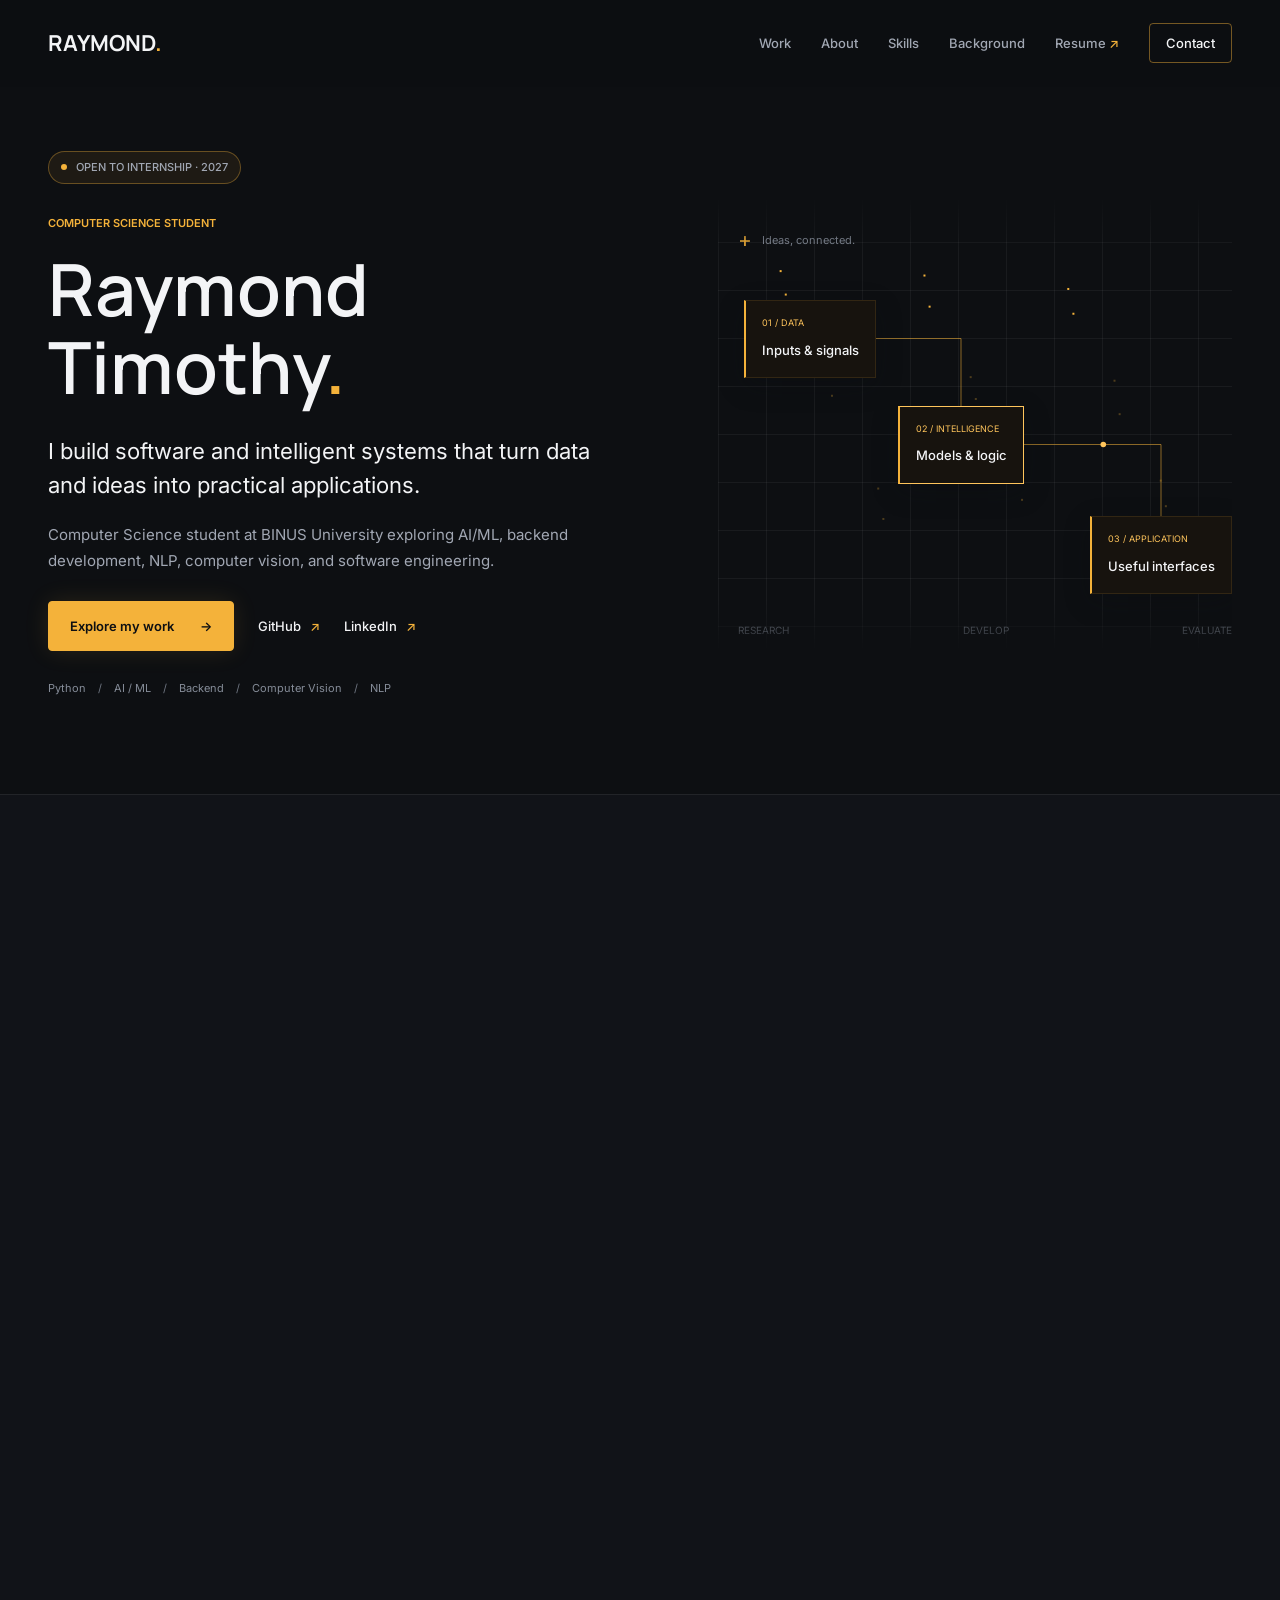
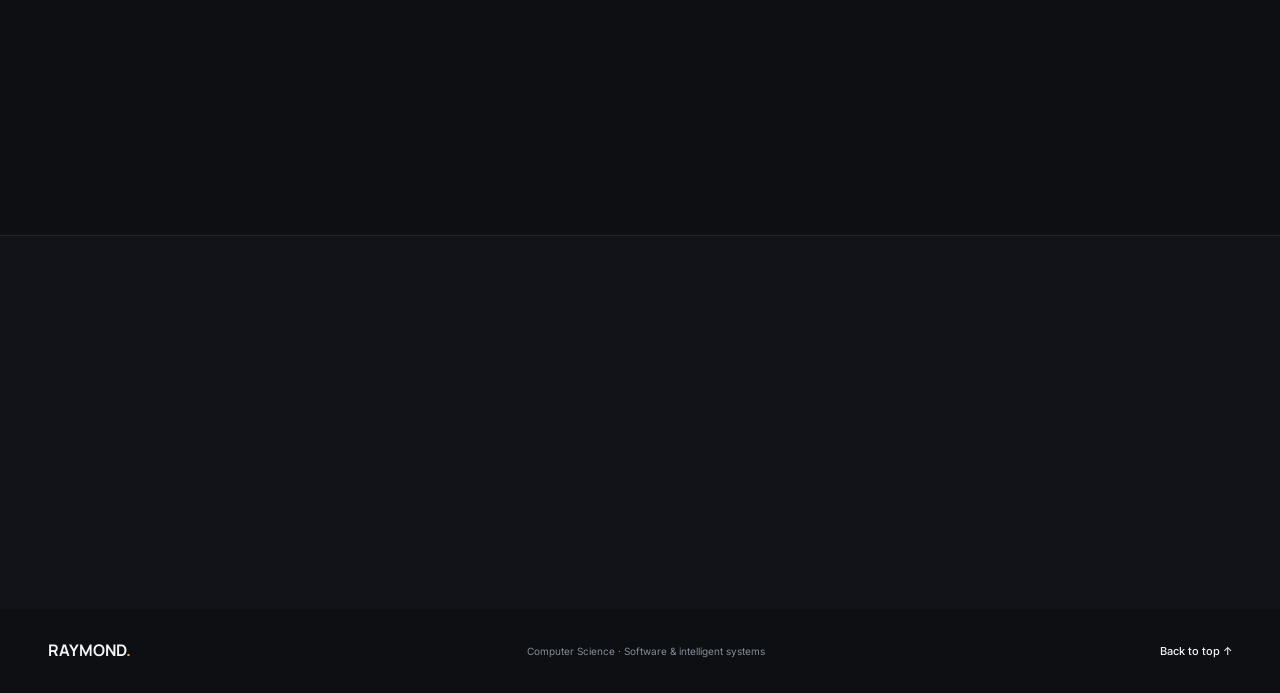
<file: index.html>
<!doctype html>
<html lang="en">
<head>
  <meta charset="UTF-8" />
  <meta name="viewport" content="width=device-width, initial-scale=1" />
  <meta name="theme-color" content="#0D0F12" />
  <meta name="description" content="Raymond Timothy, Computer Science student at BINUS University. Explore software and AI projects, research, and contributions. Open to internships in 2027." />
  <title>Raymond Timothy | Software &amp; AI Portfolio</title>
  <link rel="stylesheet" href="styles.css?v=20261005-amber-skills" />
  <script src="script.js?v=20261005-amber" defer></script>
</head>
<body>
  <a class="skip-link" href="#main">Skip to content</a>
  <header class="site-header">
    <div class="wrap header-inner">
      <a class="wordmark" href="#home" aria-label="Raymond Timothy, home">RAYMOND<span>.</span></a>
      <button class="menu-toggle" type="button" aria-label="Open navigation" aria-expanded="false" aria-controls="site-nav"><span></span><span></span></button>
      <nav class="site-nav" id="site-nav" aria-label="Main navigation">
        <a href="#projects">Work</a><a href="#about">About</a><a href="#skills">Skills</a><a href="#background">Background</a>
        <a href="https://canva.link/f8ffrnhii37bnav" target="_blank" rel="noopener noreferrer">Resume <span aria-hidden="true">&#8599;</span></a><a class="nav-contact" href="#contact">Contact</a>
      </nav>
    </div>
  </header>
  <main id="main">
    <section class="hero wrap" id="home" aria-labelledby="hero-title">
      <div class="hero-copy">
        <p class="status-pill"><span aria-hidden="true"></span>Open to internship &middot; 2027</p>
        <p class="eyebrow">Computer Science student</p>
        <h1 id="hero-title">Raymond<br />Timothy<span class="accent">.</span></h1>
        <p class="hero-statement">I build software and intelligent systems that turn data and ideas into practical applications.</p>
        <p class="hero-support">Computer Science student at BINUS University exploring AI/ML, backend development, NLP, computer vision, and software engineering.</p>
        <div class="hero-actions"><a class="button primary" href="#projects">Explore my work <span aria-hidden="true">&#8594;</span></a><a class="text-link" href="https://github.com/Ray1312" target="_blank" rel="noopener noreferrer">GitHub <span aria-hidden="true">&#8599;</span></a><a class="text-link" href="https://www.linkedin.com/in/raymond-5a33a2325" target="_blank" rel="noopener noreferrer">LinkedIn <span aria-hidden="true">&#8599;</span></a></div>
        <ul class="hero-topics" aria-label="Focus areas"><li>Python</li><li>AI / ML</li><li>Backend</li><li>Computer Vision</li><li>NLP</li></ul>
      </div>
      <div class="system-visual" role="img" aria-label="An animated system diagram connecting data, intelligence, and applications">
        <div class="visual-caption"><span class="cross" aria-hidden="true">+</span> Ideas, connected.</div>
        <canvas id="network-canvas" aria-hidden="true"></canvas>
        <div class="system-node node-input"><span>01 / Data</span><strong>Inputs &amp; signals</strong></div>
        <div class="system-node node-model"><span>02 / Intelligence</span><strong>Models &amp; logic</strong></div>
        <div class="system-node node-output"><span>03 / Application</span><strong>Useful interfaces</strong></div>
        <div class="visual-footer"><span>Research</span><span>Develop</span><span>Evaluate</span></div>
      </div>
    </section>
    <section class="section-band work-section" id="projects" aria-labelledby="work-title">
      <div class="wrap">
        <div class="section-heading" data-reveal><div><p class="eyebrow">01 / Selected work</p><h2 id="work-title">Ideas put into practice<span class="accent">.</span></h2></div><p class="heading-note">One personal project.<br />Four team collaborations.</p></div>
        <article class="project-card featured-project" data-reveal>
          <div class="card-copy">
            <p class="project-index">01 / Featured project</p><h3>IHSG Risk Monitor</h3>
            <p class="project-role">Personal project &middot; Full-stack &amp; machine learning</p>
            <p>A market-risk dashboard that brings together IHSG price data, technical indicators, and machine-learning risk estimates.</p>
            <p class="contribution"><span>My contribution</span>Built the frontend, Python API, data pipeline, and NumPy model, with walk-forward backtesting and baseline comparisons. Developed with AI assistance.</p>
            <ul class="tech-tags" aria-label="Technologies"><li>Python</li><li>NumPy</li><li>Machine Learning</li><li>JavaScript</li><li>TradingView</li></ul>
            <div class="project-actions"><a class="text-link case-link" href="ihsg-risk-monitor.html">View project <span aria-hidden="true">&#8594;</span></a><a class="text-link" href="https://github.com/Ray1312/IHSG-Risk-Monitor" target="_blank" rel="noopener noreferrer">GitHub <span aria-hidden="true">&#8599;</span></a></div>
          </div>
          <a class="project-media featured-media" href="assets/ihsg-risk-monitor.png" target="_blank" rel="noopener noreferrer" aria-label="Open full IHSG Risk Monitor screenshot"><img class="ihsg-image" src="assets/ihsg-risk-monitor.png" width="1067" height="910" alt="IHSG Risk Monitor dashboard with price chart, model readout, and currency rates" loading="lazy" /><span class="media-label">Dashboard preview &#8599;</span></a>
        </article>
        <div class="project-grid">
          <article class="project-card" data-reveal>
            <a class="project-media" href="assets/resume-detector-results.png" target="_blank" rel="noopener noreferrer" aria-label="Open full Resume Detector screenshot"><img src="assets/resume-detector-results.png" width="1790" height="911" alt="SBERT CV Classifier showing a parsed resume and job-category similarity results" loading="lazy" /></a>
            <div class="card-copy"><p class="project-index">02 / Natural language processing</p><h3>Resume Detector</h3><p class="project-role">Group project &middot; Model research &amp; validation</p><p>An NLP application that matches resumes to job categories using Sentence-Transformer embeddings and cosine similarity.</p><p class="contribution"><span>My contribution</span>Researched suitable models, evaluated matching results, and tested and validated the completed system.</p><ul class="tech-tags" aria-label="Technologies"><li>Python</li><li>SBERT</li><li>scikit-learn</li><li>PyMuPDF</li></ul><div class="project-actions"><a class="text-link case-link" href="resume-detector.html">View project <span aria-hidden="true">&#8594;</span></a><a class="text-link" href="https://github.com/berubob/Natural-Language-Processing-Project-Binus" target="_blank" rel="noopener noreferrer">GitHub <span aria-hidden="true">&#8599;</span></a><a class="text-link" href="https://nlp-project-taupe.vercel.app/" target="_blank" rel="noopener noreferrer">Live demo <span aria-hidden="true">&#8599;</span></a></div></div>
          </article>
          <article class="project-card" data-reveal>
            <a class="project-media" href="assets/gearshare-home.png" target="_blank" rel="noopener noreferrer" aria-label="Open full GearShare screenshot"><img src="assets/gearshare-home.png" width="1735" height="878" alt="GearShare home page with equipment available for rent" loading="lazy" /></a>
            <div class="card-copy"><p class="project-index">03 / Software engineering</p><h3>GearShare</h3><p class="project-role">Group project &middot; Backend development</p><p>A web-based equipment rental platform with authentication, bookings, payments, and communication between users.</p><p class="contribution"><span>My contribution</span>Developed backend APIs and implemented the features needed to connect the application's workflows.</p><ul class="tech-tags" aria-label="Technologies"><li>Node.js</li><li>Express</li><li>MongoDB</li><li>React</li><li>JWT</li></ul><div class="project-actions"><a class="text-link case-link" href="gearshare.html">View project <span aria-hidden="true">&#8594;</span></a><a class="text-link" href="https://github.com/JordanSC10/AOL-Software-Engineering-Kelompok-7-LD01" target="_blank" rel="noopener noreferrer">GitHub <span aria-hidden="true">&#8599;</span></a></div></div>
          </article>
          <article class="project-card" data-reveal>
            <a class="project-media flood-media" href="assets/floodguard.png" target="_blank" rel="noopener noreferrer" aria-label="Open full FloodGuard screenshot"><img src="assets/floodguard.png" width="1318" height="866" alt="FloodGuard dashboard with flood risk predictions, weather readings, and a map" loading="lazy" /></a>
            <div class="card-copy"><p class="project-index">04 / Deep learning</p><h3>FloodGuard</h3><p class="project-role">Group project &middot; API research &amp; model integration</p><p>A flood-risk prediction system that uses an LSTM model to analyze weather data and presents predictions through a web dashboard.</p><p class="contribution"><span>My contribution</span>Researched weather-data APIs and helped integrate the prediction model into the React and Node.js dashboard.</p><ul class="tech-tags" aria-label="Technologies"><li>LSTM</li><li>React</li><li>Node.js</li><li>Weather APIs</li></ul><div class="project-actions"><a class="text-link case-link" href="floodguard.html">View project <span aria-hidden="true">&#8594;</span></a><a class="text-link" href="https://github.com/Ray1312/FloodGuard" target="_blank" rel="noopener noreferrer">GitHub <span aria-hidden="true">&#8599;</span></a></div></div>
          </article>
          <article class="project-card research-project" data-reveal>
            <div class="research-visual" role="img" aria-label="Smart Fridge system architecture: camera input, YOLOv8 detection, and inventory dashboard"><p class="eyebrow">Computer vision / System architecture</p><div class="pipeline"><span>Camera<br /><strong>Input</strong></span><b aria-hidden="true">&#8594;</b><span>YOLOv8<br /><strong>Detection</strong></span><b aria-hidden="true">&#8594;</b><span>Database<br /><strong>Inventory</strong></span></div><p class="diagram-caption">From object detection to inventory monitoring</p></div>
            <div class="card-copy"><p class="project-index">05 / Computer vision</p><h3>Smart Fridge AI</h3><p class="project-role">Group project &middot; Research, planning &amp; documentation</p><p>A smart refrigerator system using YOLOv8 and OpenCV to detect food items and connect results to an inventory database and dashboard.</p><p class="contribution"><span>My contribution</span>Helped shape the initial idea, researched feasibility and references, and prepared the report and presentation materials.</p><ul class="tech-tags" aria-label="Technologies"><li>YOLOv8</li><li>OpenCV</li><li>FastAPI</li><li>React</li><li>Supabase</li></ul><div class="project-actions"><a class="text-link case-link" href="smart-fridge-ai.html">View project <span aria-hidden="true">&#8594;</span></a><a class="text-link" href="https://github.com/FireClow/smart-fridge-ai" target="_blank" rel="noopener noreferrer">GitHub <span aria-hidden="true">&#8599;</span></a></div></div>
          </article>
        </div>
      </div>
    </section>
    <section class="section-band" id="about" aria-labelledby="about-title"><div class="wrap about-layout" data-reveal>
      <div class="about-copy"><p class="eyebrow">02 / About</p><h2 id="about-title">Curiosity, with a <br />practical direction<span class="accent">.</span></h2><p>I'm a Computer Science undergraduate with a strong interest in intelligent systems and software development. I enjoy exploring how technologies work and turning ideas into functional applications.</p><p>Through projects in web development, backend systems, machine learning, and AI, I've been strengthening my technical and problem-solving skills.</p></div>
      <div class="about-profile"><dl class="profile-facts"><div><dt>Based in</dt><dd>Jakarta, Indonesia</dd></div><div><dt>Education</dt><dd>BINUS University</dd></div><div><dt>Program</dt><dd>Computer Science</dd></div><div><dt>Current</dt><dd>Semester 5</dd></div><div><dt>Expected graduation</dt><dd>2028</dd></div><div><dt>Availability</dt><dd>Internship &middot; 2027</dd></div></dl><p class="eyebrow focus-label">Areas I'm exploring</p><ul class="tech-tags"><li>AI / ML</li><li>Software Development</li><li>NLP</li><li>Computer Vision</li><li>Backend Development</li></ul></div>
    </div></section>
    <section class="section-band skills-section" id="skills" aria-labelledby="skills-title"><div class="wrap"><div class="section-heading" data-reveal><div><p class="eyebrow">03 / Skills</p><h2 id="skills-title">Technical Toolkit<span class="accent">.</span></h2></div><p class="heading-note">Technologies I've worked with through coursework, personal projects, and team projects.</p></div><div class="skill-grid">
      <article class="skill-category" data-reveal>
        <p class="eyebrow skill-label">01 / Programming</p><h3>Languages</h3>
        <ul class="tech-tags"><li class="skill-priority">Python</li><li>Java</li><li>C</li><li class="skill-priority">JavaScript</li></ul>
      </article>
      <article class="skill-category" data-reveal>
        <p class="eyebrow skill-label">02 / Applications</p><h3>Web Development</h3>
        <ul class="tech-tags"><li class="skill-priority">React</li><li>HTML</li><li>CSS</li><li>Flask</li><li>Node.js</li><li>REST API</li></ul>
      </article>
      <article class="skill-category skill-focus" data-reveal>
        <p class="eyebrow skill-label">03 / Intelligent systems</p><h3>AI / Machine Learning</h3>
        <ul class="tech-tags"><li class="skill-priority">Machine Learning</li><li>Deep Learning</li><li>TensorFlow</li><li class="skill-priority">Natural Language Processing</li><li class="skill-priority">Computer Vision</li><li>LSTM</li></ul>
      </article>
      <article class="skill-category" data-reveal>
        <p class="eyebrow skill-label">04 / Data workflows</p><h3>Data</h3>
        <ul class="tech-tags"><li class="skill-priority">SQL</li><li>pandas</li><li>NumPy</li></ul>
      </article>
      <article class="skill-category" data-reveal>
        <p class="eyebrow skill-label">05 / Development tools</p><h3>Tools</h3>
        <ul class="tech-tags"><li class="skill-priority">Git</li><li>GitHub</li><li>VS Code</li><li>Postman</li><li>Vercel</li><li>Locust</li></ul>
      </article>
    </div></div></section>
    <section class="section-band" id="background" aria-labelledby="background-title"><div class="wrap background-layout" data-reveal><div><p class="eyebrow">04 / Background</p><h2 id="background-title">The path so far<span class="accent">.</span></h2></div><ol class="timeline"><li><p class="timeline-date">2024 &mdash; Present</p><h3>BINUS University</h3><p>Computer Science undergraduate</p><p class="timeline-detail">Semester 5 &middot; Expected graduation 2028</p></li><li><p class="timeline-date">2021 &mdash; 2024</p><h3>SMAK 6 PENABUR Jakarta</h3><p>High school</p></li></ol></div></section>
    <section class="section-band contact-section" id="contact" aria-labelledby="contact-title"><div class="wrap contact-layout" data-reveal><div><p class="eyebrow">05 / Contact</p><h2 id="contact-title">Let's build<br />something<span class="accent">.</span></h2></div><div class="contact-copy"><p>I'm currently looking for internship opportunities in software development, AI/ML, and intelligent systems.</p><div class="contact-actions"><a class="button primary" href="mailto:raymond10897@gmail.com">Get in touch <span aria-hidden="true">&#8594;</span></a><a class="text-link" href="https://canva.link/f8ffrnhii37bnav" target="_blank" rel="noopener noreferrer">View resume <span aria-hidden="true">&#8599;</span></a></div><div class="contact-links"><a href="mailto:raymond10897@gmail.com"><img src="assets/gmail.svg" width="20" height="20" alt="" />raymond10897@gmail.com</a><a href="https://github.com/Ray1312" target="_blank" rel="noopener noreferrer"><img src="assets/github.svg" width="20" height="20" alt="" />GitHub <span aria-hidden="true">&#8599;</span></a><a href="https://www.linkedin.com/in/raymond-5a33a2325" target="_blank" rel="noopener noreferrer"><img src="assets/linkedin.svg" width="20" height="20" alt="" />LinkedIn <span aria-hidden="true">&#8599;</span></a></div></div></div></section>
  </main>
  <footer class="site-footer wrap"><a class="wordmark" href="#home">RAYMOND<span>.</span></a><p>Computer Science &middot; Software &amp; intelligent systems</p><a class="text-link" href="#home">Back to top &#8593;</a></footer>
</body>
</html>
</file>
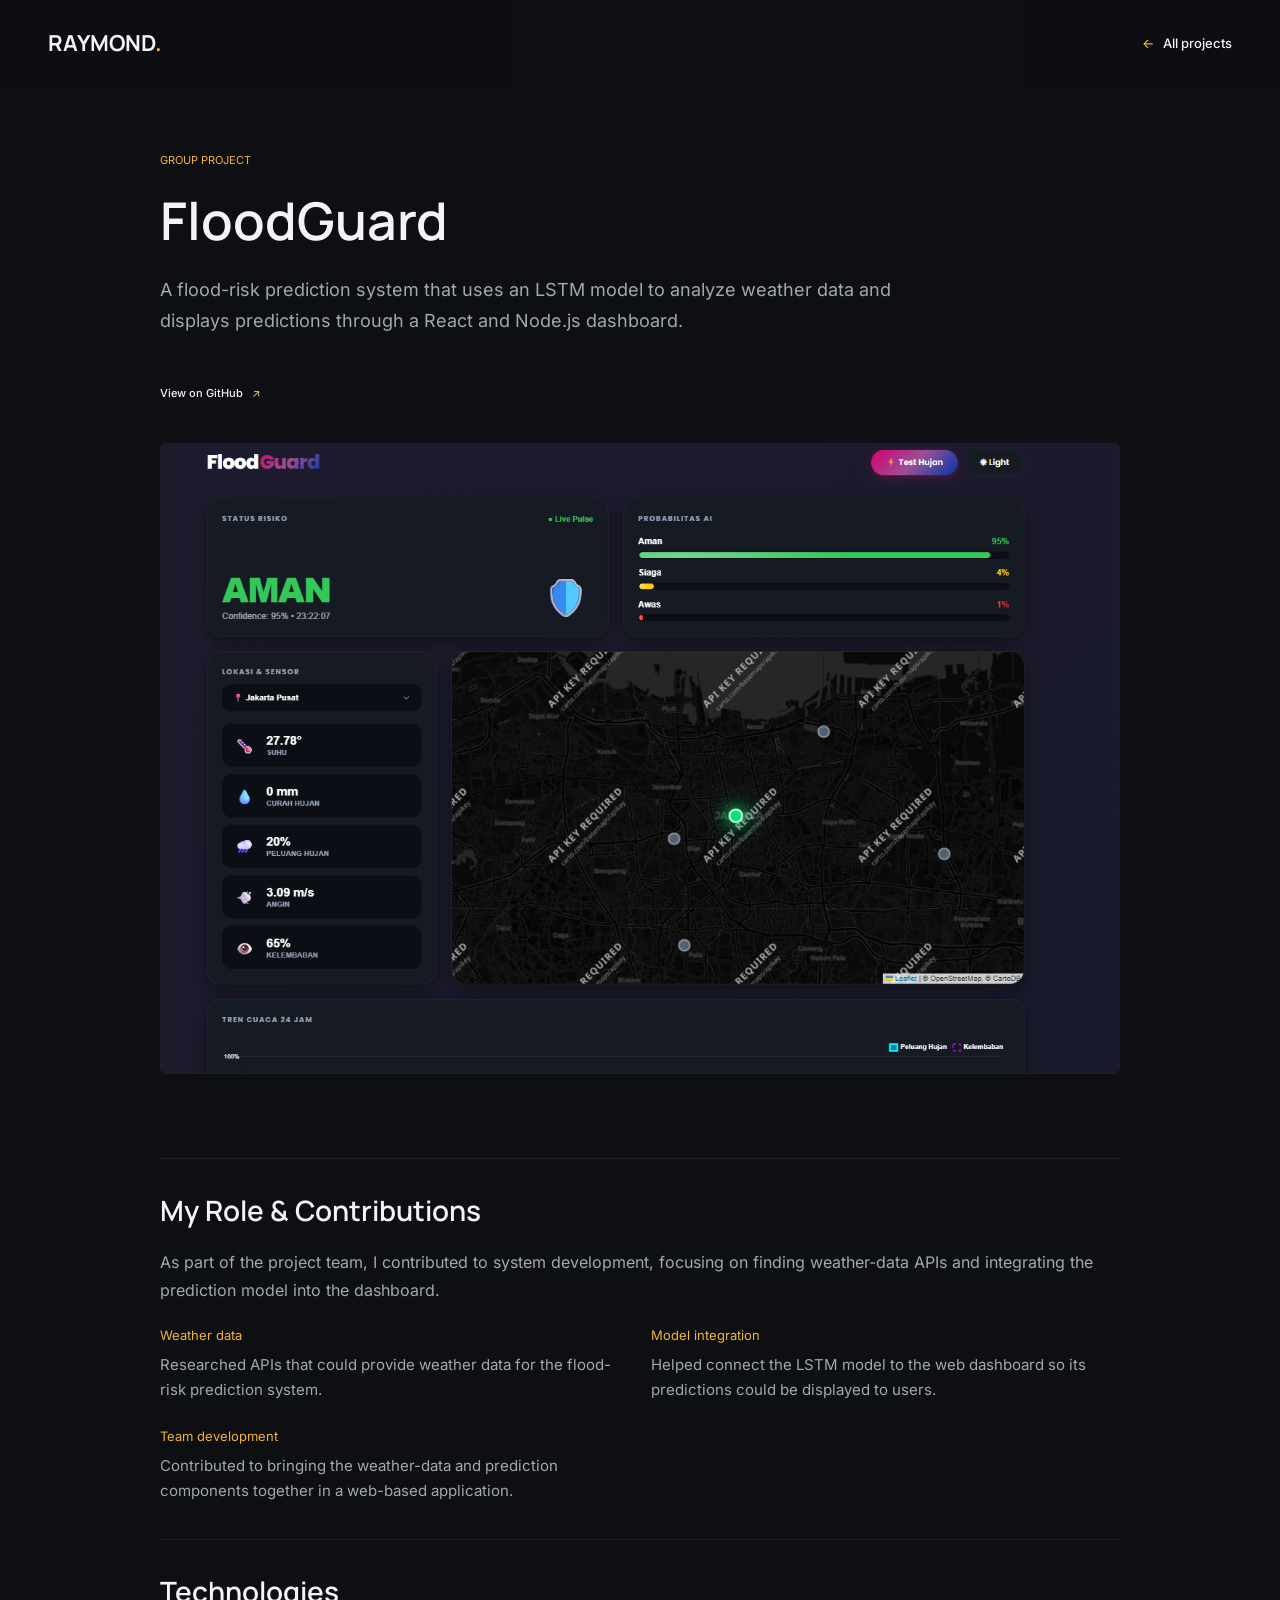
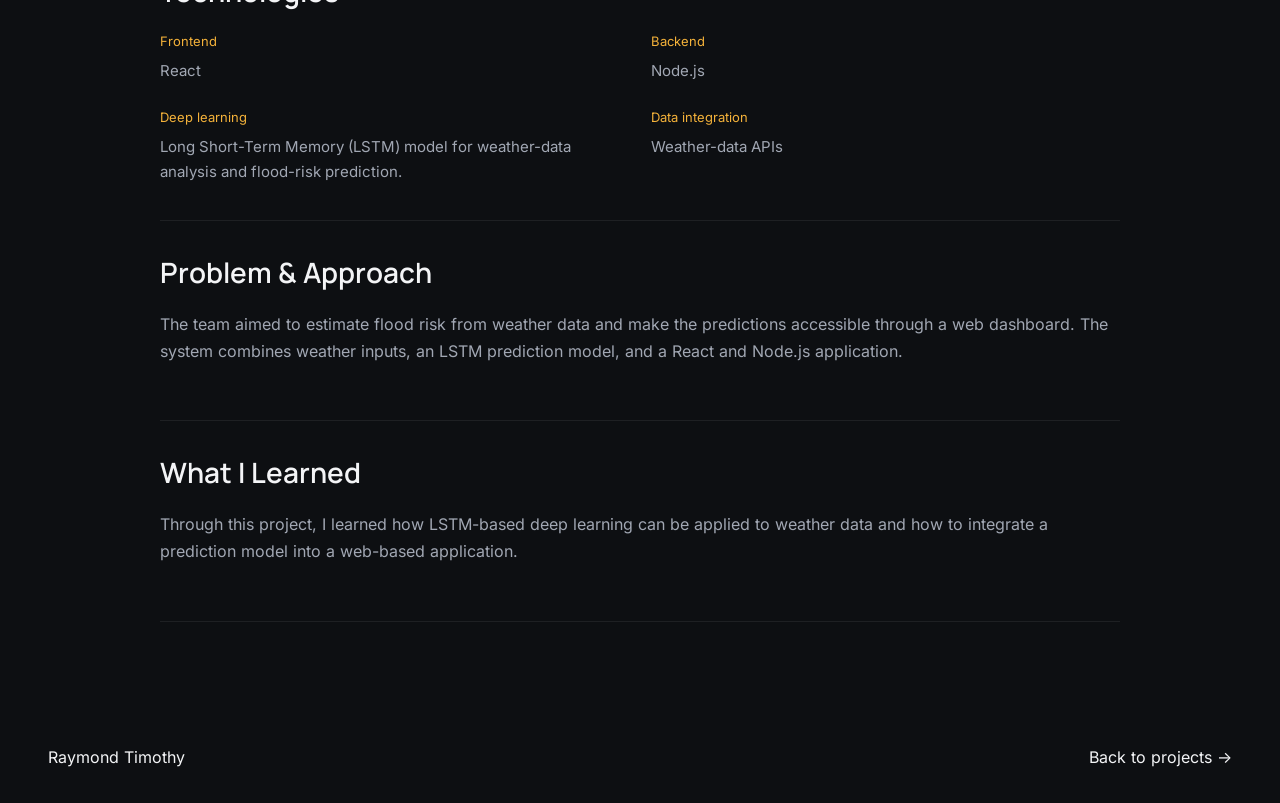
<file: floodguard.html>
<!doctype html>
<html lang="en">
<head>
  <meta charset="UTF-8" />
  <meta name="viewport" content="width=device-width, initial-scale=1" />
  <meta name="theme-color" content="#0D0F12" />
  <meta name="description" content="FloodGuard: an LSTM-based flood-risk group project, with weather API research and dashboard integration contributions by Raymond Timothy." />
  <title>FloodGuard | Raymond Timothy</title>
  <link rel="stylesheet" href="styles.css?v=20261005-amber" />
</head>
<body>
  <a class="skip-link" href="#main">Skip to content</a>
  <header class="site-header">
    <div class="wrap header-inner">
      <a class="wordmark" href="./#home" aria-label="Raymond Timothy, home">RAYMOND<span>.</span></a>
      <a class="text-link" href="./#projects"><span aria-hidden="true">&larr;</span> All projects</a>
    </div>
  </header>
  <main id="main" class="wrap project-page">
    <section class="intro" aria-labelledby="project-title">
      <p class="intro-label">Group project</p>
      <h1 id="project-title">FloodGuard</h1>
      <p class="intro-copy">A flood-risk prediction system that uses an LSTM model to analyze weather data and displays predictions through a React and Node.js dashboard.</p>
      <div class="project-actions"><a class="text-link" href="https://github.com/Ray1312/FloodGuard" target="_blank" rel="noopener noreferrer">View on GitHub <span aria-hidden="true">&nearr;</span></a></div>
      <a class="project-screenshot" href="assets/floodguard.png" target="_blank" rel="noopener" aria-label="View full-size FloodGuard screenshot"><img src="assets/floodguard.png" alt="FloodGuard dashboard with flood-risk probabilities, weather readings, and a location map" /></a>
    </section>
    <div class="portfolio-grid">
      <section class="section" aria-labelledby="role-title">
        <h2 id="role-title">My Role &amp; Contributions</h2>
        <p class="section-copy">As part of the project team, I contributed to system development, focusing on finding weather-data APIs and integrating the prediction model into the dashboard.</p>
        <dl class="skills-list">
          <div><dt>Weather data</dt><dd>Researched APIs that could provide weather data for the flood-risk prediction system.</dd></div>
          <div><dt>Model integration</dt><dd>Helped connect the LSTM model to the web dashboard so its predictions could be displayed to users.</dd></div>
          <div><dt>Team development</dt><dd>Contributed to bringing the weather-data and prediction components together in a web-based application.</dd></div>
        </dl>
      </section>
      <section class="section" aria-labelledby="stack-title">
        <h2 id="stack-title">Technologies</h2>
        <dl class="skills-list">
          <div><dt>Frontend</dt><dd>React</dd></div>
          <div><dt>Backend</dt><dd>Node.js</dd></div>
          <div><dt>Deep learning</dt><dd>Long Short-Term Memory (LSTM) model for weather-data analysis and flood-risk prediction.</dd></div>
          <div><dt>Data integration</dt><dd>Weather-data APIs</dd></div>
        </dl>
      </section>
      <section class="section" aria-labelledby="approach-title">
        <h2 id="approach-title">Problem &amp; Approach</h2>
        <p class="section-copy">The team aimed to estimate flood risk from weather data and make the predictions accessible through a web dashboard. The system combines weather inputs, an LSTM prediction model, and a React and Node.js application.</p>
      </section>
      <section class="section" aria-labelledby="learning-title">
        <h2 id="learning-title">What I Learned</h2>
        <p class="section-copy">Through this project, I learned how LSTM-based deep learning can be applied to weather data and how to integrate a prediction model into a web-based application.</p>
      </section>
    </div>
  </main>
  <footer class="site-footer wrap"><span>Raymond Timothy</span><a href="./#projects">Back to projects <span aria-hidden="true">&rarr;</span></a></footer>
</body>
</html>
</file>
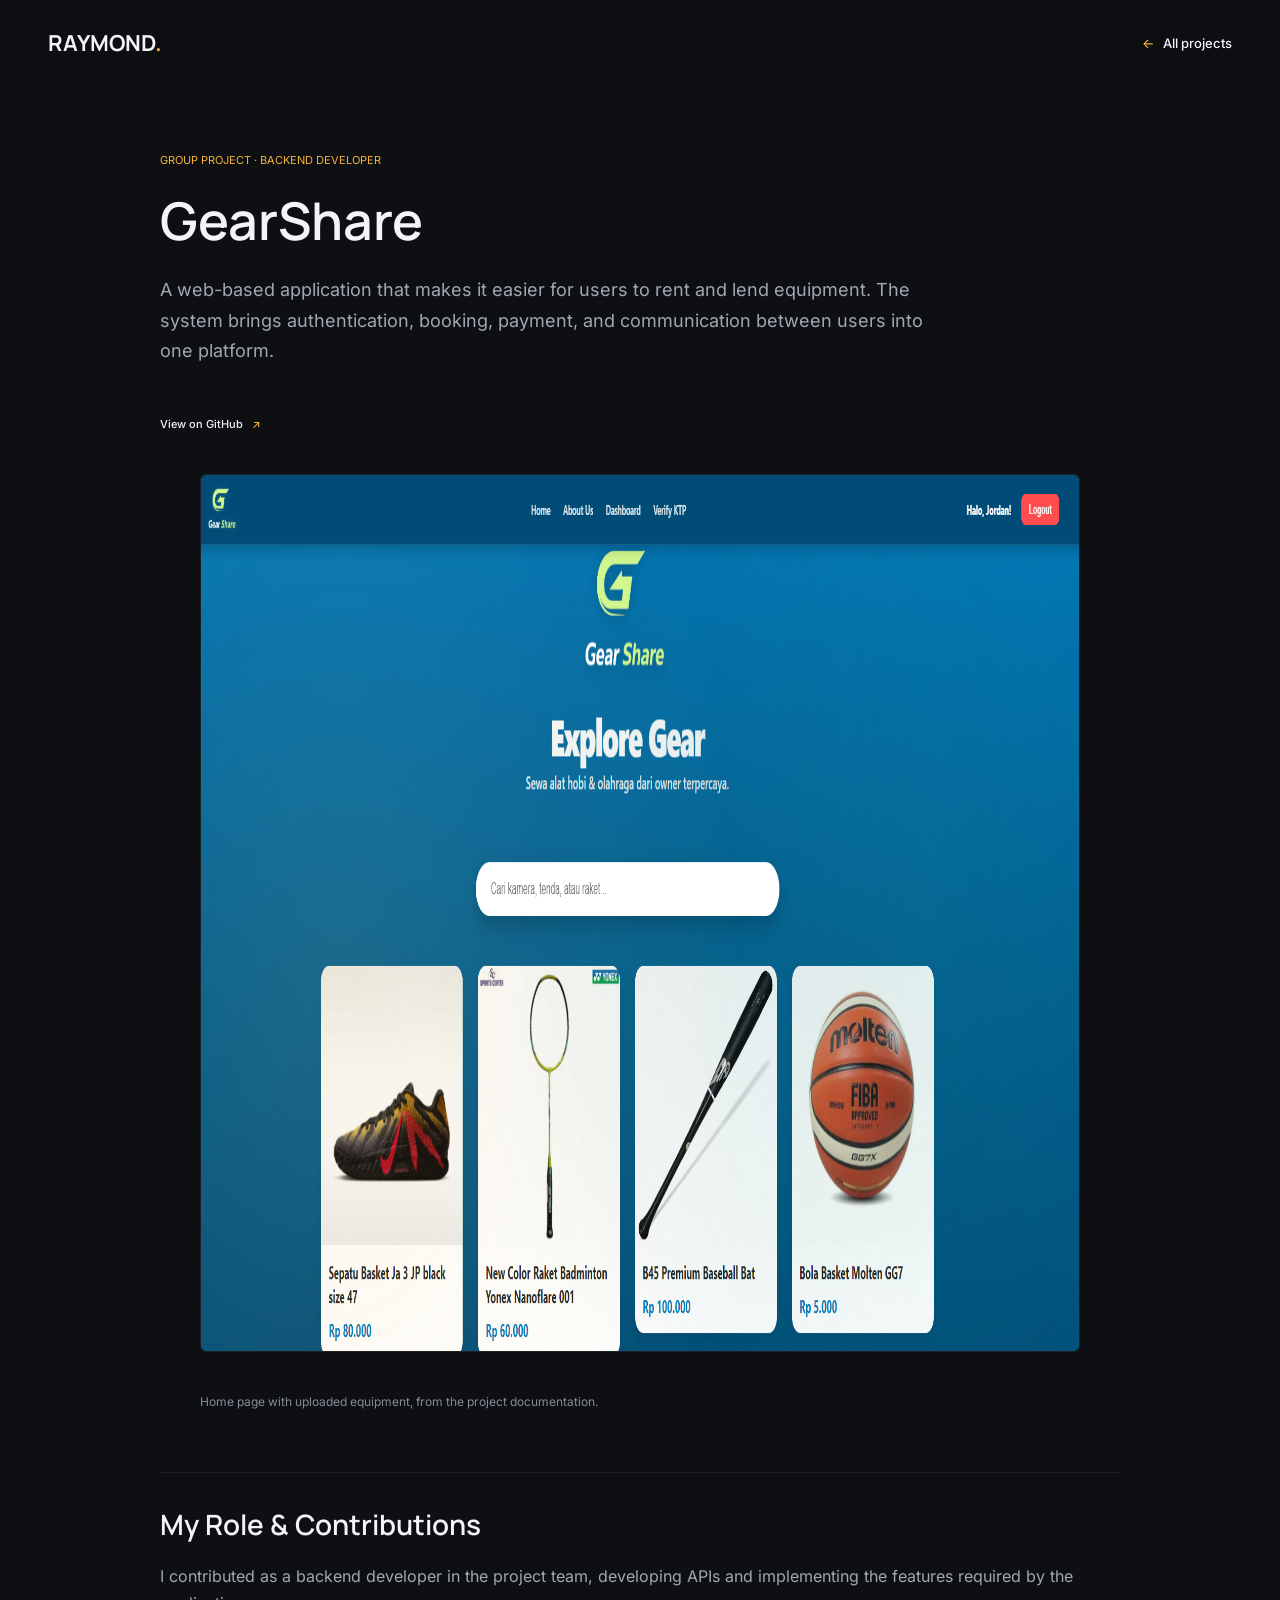
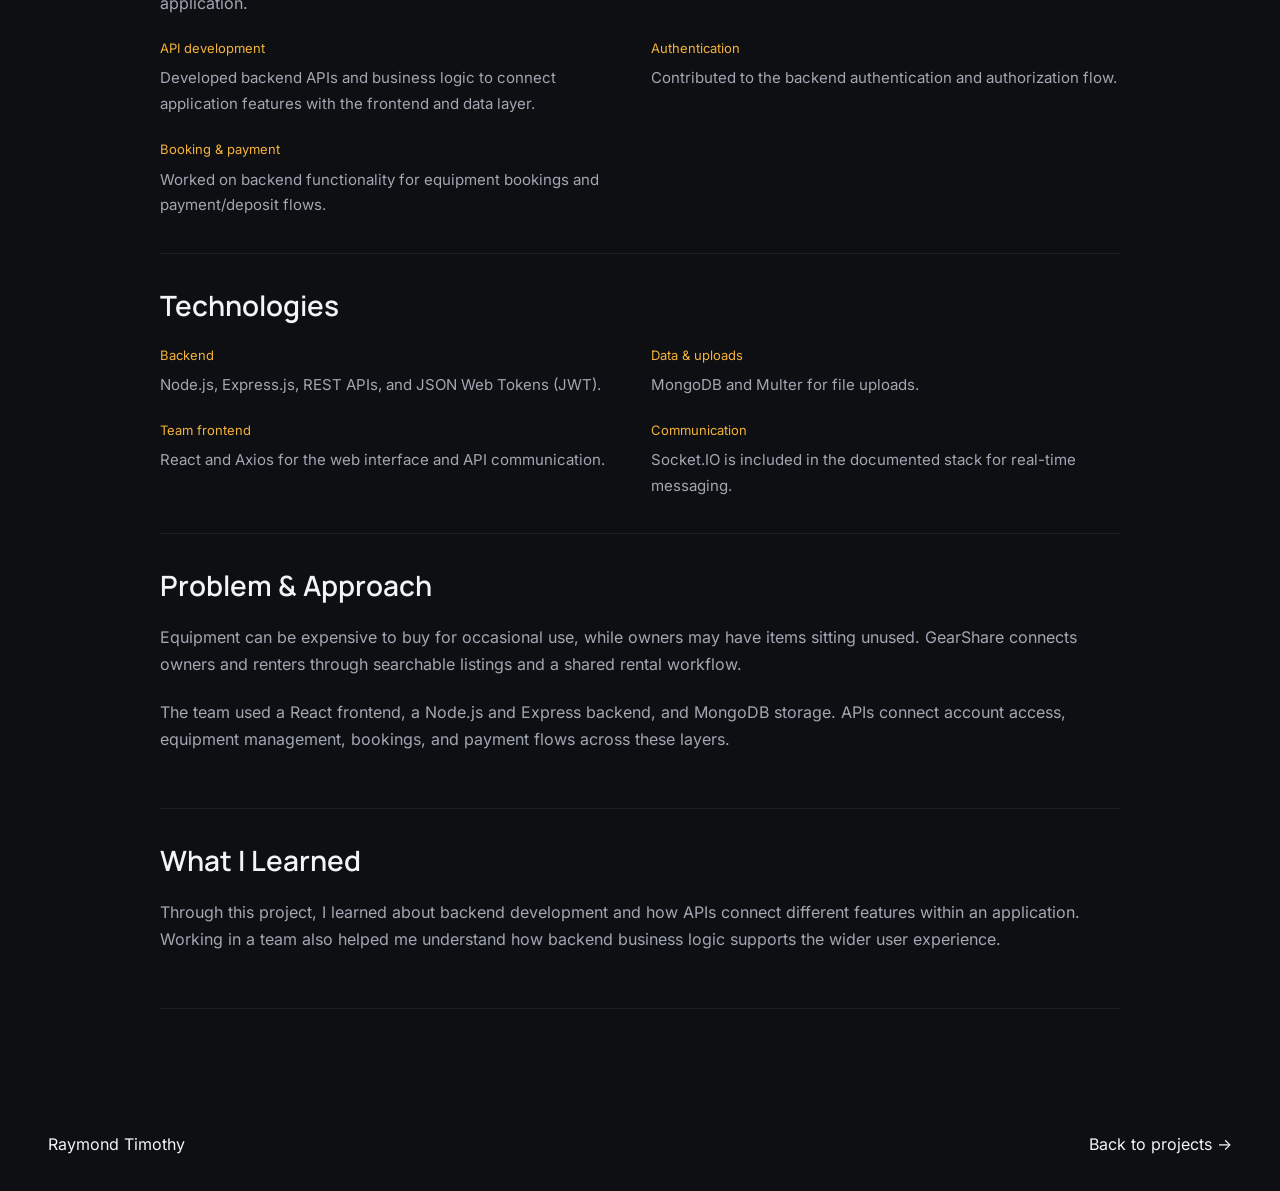
<file: gearshare.html>
<!doctype html>
<html lang="en">
<head>
  <meta charset="UTF-8" />
  <meta name="viewport" content="width=device-width, initial-scale=1" />
  <meta name="theme-color" content="#0D0F12" />
  <meta name="description" content="GearShare: an equipment rental group project, with backend development and API contributions by Raymond Timothy." />
  <title>GearShare | Raymond Timothy</title>
  <link rel="stylesheet" href="styles.css?v=20261005-amber" />
</head>
<body>
  <a class="skip-link" href="#main">Skip to content</a>
  <header class="site-header">
    <div class="wrap header-inner">
      <a class="wordmark" href="./#home" aria-label="Raymond Timothy, home">RAYMOND<span>.</span></a>
      <a class="text-link" href="./#projects"><span aria-hidden="true">&larr;</span> All projects</a>
    </div>
  </header>
  <main id="main" class="wrap project-page">
    <section class="intro" aria-labelledby="project-title">
      <p class="intro-label">Group project &middot; Backend Developer</p>
      <h1 id="project-title">GearShare</h1>
      <p class="intro-copy">A web-based application that makes it easier for users to rent and lend equipment. The system brings authentication, booking, payment, and communication between users into one platform.</p>
      <div class="project-actions"><a class="text-link" href="https://github.com/JordanSC10/AOL-Software-Engineering-Kelompok-7-LD01" target="_blank" rel="noopener noreferrer">View on GitHub <span aria-hidden="true">&nearr;</span></a></div>
      <figure>
        <a class="project-screenshot" href="assets/gearshare-home.png" target="_blank" rel="noopener" aria-label="View full-size GearShare home-page screenshot"><img src="assets/gearshare-home.png" width="1735" height="878" alt="GearShare equipment rental home page displaying populated sports-equipment listings and prices" /></a>
        <figcaption class="section-note">Home page with uploaded equipment, from the project documentation.</figcaption>
      </figure>
    </section>
    <div class="portfolio-grid">
      <section class="section" aria-labelledby="role-title">
        <h2 id="role-title">My Role &amp; Contributions</h2>
        <p class="section-copy">I contributed as a backend developer in the project team, developing APIs and implementing the features required by the application.</p>
        <dl class="skills-list">
          <div><dt>API development</dt><dd>Developed backend APIs and business logic to connect application features with the frontend and data layer.</dd></div>
          <div><dt>Authentication</dt><dd>Contributed to the backend authentication and authorization flow.</dd></div>
          <div><dt>Booking &amp; payment</dt><dd>Worked on backend functionality for equipment bookings and payment/deposit flows.</dd></div>
        </dl>
      </section>
      <section class="section" aria-labelledby="stack-title">
        <h2 id="stack-title">Technologies</h2>
        <dl class="skills-list">
          <div><dt>Backend</dt><dd>Node.js, Express.js, REST APIs, and JSON Web Tokens (JWT).</dd></div>
          <div><dt>Data &amp; uploads</dt><dd>MongoDB and Multer for file uploads.</dd></div>
          <div><dt>Team frontend</dt><dd>React and Axios for the web interface and API communication.</dd></div>
          <div><dt>Communication</dt><dd>Socket.IO is included in the documented stack for real-time messaging.</dd></div>
        </dl>
      </section>
      <section class="section" aria-labelledby="approach-title">
        <h2 id="approach-title">Problem &amp; Approach</h2>
        <p class="section-copy">Equipment can be expensive to buy for occasional use, while owners may have items sitting unused. GearShare connects owners and renters through searchable listings and a shared rental workflow.</p>
        <p class="section-copy">The team used a React frontend, a Node.js and Express backend, and MongoDB storage. APIs connect account access, equipment management, bookings, and payment flows across these layers.</p>
      </section>
      <section class="section" aria-labelledby="learning-title">
        <h2 id="learning-title">What I Learned</h2>
        <p class="section-copy">Through this project, I learned about backend development and how APIs connect different features within an application. Working in a team also helped me understand how backend business logic supports the wider user experience.</p>
      </section>
    </div>
  </main>
  <footer class="site-footer wrap"><span>Raymond Timothy</span><a href="./#projects">Back to projects <span aria-hidden="true">&rarr;</span></a></footer>
</body>
</html>
</file>
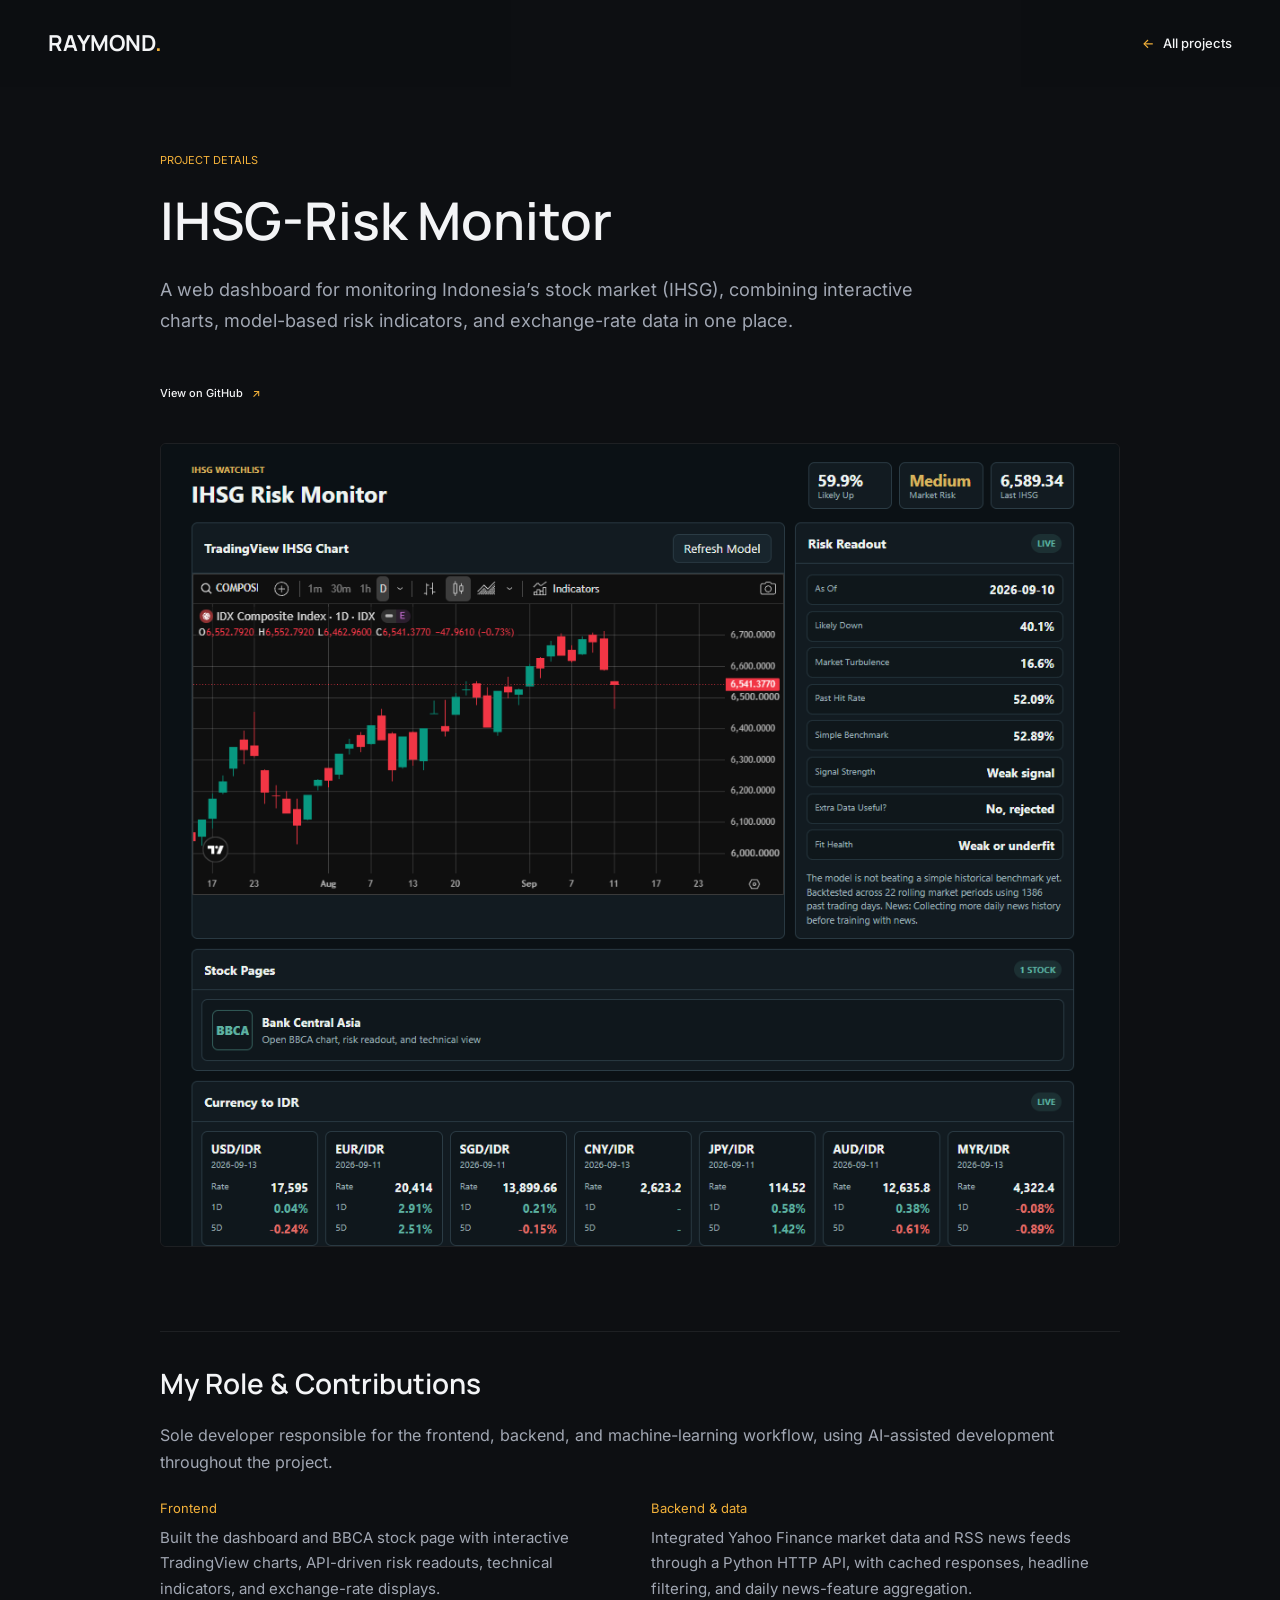
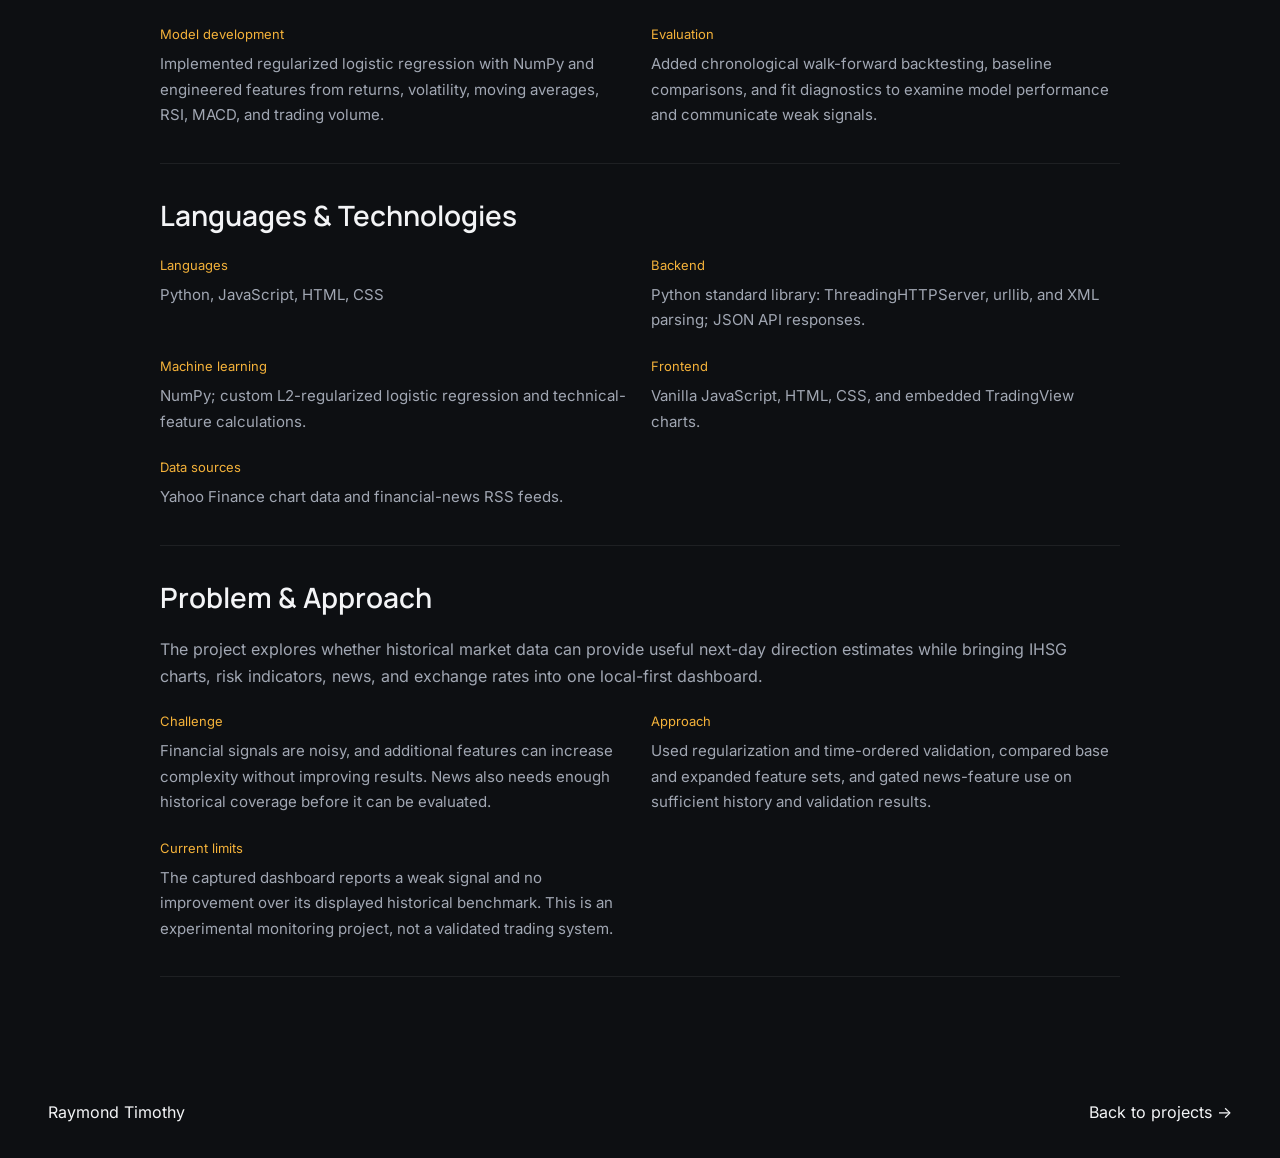
<file: ihsg-risk-monitor.html>
<!doctype html>
<html lang="en">
<head>
  <meta charset="UTF-8" />
  <meta name="viewport" content="width=device-width, initial-scale=1" />
  <meta name="theme-color" content="#0D0F12" />
  <meta name="description" content="IHSG-Risk Monitor: project overview, technical stack, and contributions by Raymond Timothy." />
  <title>IHSG-Risk Monitor | Raymond Timothy</title>
  <link rel="stylesheet" href="styles.css?v=20261005-amber" />
</head>
<body>
  <a class="skip-link" href="#main">Skip to content</a>
  <header class="site-header">
    <div class="wrap header-inner">
      <a class="wordmark" href="./#home" aria-label="Raymond Timothy, home">RAYMOND<span>.</span></a>
      <a class="text-link" href="./#projects"><span aria-hidden="true">&larr;</span> All projects</a>
    </div>
  </header>
  <main id="main" class="wrap project-page">
    <section class="intro" aria-labelledby="project-title">
      <p class="intro-label">Project details</p>
      <h1 id="project-title">IHSG-Risk Monitor</h1>
      <p class="intro-copy">A web dashboard for monitoring Indonesia&rsquo;s stock market (IHSG), combining interactive charts, model-based risk indicators, and exchange-rate data in one place.</p>
      <div class="project-actions"><a class="text-link" href="https://github.com/Ray1312/IHSG-Risk-Monitor" target="_blank" rel="noopener noreferrer">View on GitHub <span aria-hidden="true">&nearr;</span></a></div>
      <a class="project-screenshot" href="assets/ihsg-risk-monitor.png" target="_blank" rel="noopener" aria-label="View full-size IHSG-Risk Monitor screenshot"><img src="assets/ihsg-risk-monitor.png" alt="IHSG-Risk Monitor dashboard showing a stock chart, risk indicators, and exchange rates" /></a>
    </section>
    <div class="portfolio-grid">
      <section class="section" aria-labelledby="role-title">
        <h2 id="role-title">My Role &amp; Contributions</h2>
        <p class="section-copy">Sole developer responsible for the frontend, backend, and machine-learning workflow, using AI-assisted development throughout the project.</p>
        <dl class="skills-list">
          <div><dt>Frontend</dt><dd>Built the dashboard and BBCA stock page with interactive TradingView charts, API-driven risk readouts, technical indicators, and exchange-rate displays.</dd></div>
          <div><dt>Backend &amp; data</dt><dd>Integrated Yahoo Finance market data and RSS news feeds through a Python HTTP API, with cached responses, headline filtering, and daily news-feature aggregation.</dd></div>
          <div><dt>Model development</dt><dd>Implemented regularized logistic regression with NumPy and engineered features from returns, volatility, moving averages, RSI, MACD, and trading volume.</dd></div>
          <div><dt>Evaluation</dt><dd>Added chronological walk-forward backtesting, baseline comparisons, and fit diagnostics to examine model performance and communicate weak signals.</dd></div>
        </dl>
      </section>
      <section class="section" aria-labelledby="stack-title">
        <h2 id="stack-title">Languages &amp; Technologies</h2>
        <dl class="skills-list">
          <div><dt>Languages</dt><dd>Python, JavaScript, HTML, CSS</dd></div>
          <div><dt>Backend</dt><dd>Python standard library: ThreadingHTTPServer, urllib, and XML parsing; JSON API responses.</dd></div>
          <div><dt>Machine learning</dt><dd>NumPy; custom L2-regularized logistic regression and technical-feature calculations.</dd></div>
          <div><dt>Frontend</dt><dd>Vanilla JavaScript, HTML, CSS, and embedded TradingView charts.</dd></div>
          <div><dt>Data sources</dt><dd>Yahoo Finance chart data and financial-news RSS feeds.</dd></div>
        </dl>
      </section>
      <section class="section" aria-labelledby="approach-title">
        <h2 id="approach-title">Problem &amp; Approach</h2>
        <p class="section-copy">The project explores whether historical market data can provide useful next-day direction estimates while bringing IHSG charts, risk indicators, news, and exchange rates into one local-first dashboard.</p>
        <dl class="skills-list">
          <div><dt>Challenge</dt><dd>Financial signals are noisy, and additional features can increase complexity without improving results. News also needs enough historical coverage before it can be evaluated.</dd></div>
          <div><dt>Approach</dt><dd>Used regularization and time-ordered validation, compared base and expanded feature sets, and gated news-feature use on sufficient history and validation results.</dd></div>
          <div><dt>Current limits</dt><dd>The captured dashboard reports a weak signal and no improvement over its displayed historical benchmark. This is an experimental monitoring project, not a validated trading system.</dd></div>
        </dl>
      </section>
    </div>
  </main>
  <footer class="site-footer wrap"><span>Raymond Timothy</span><a href="./#projects">Back to projects <span aria-hidden="true">&rarr;</span></a></footer>
</body>
</html>
</file>
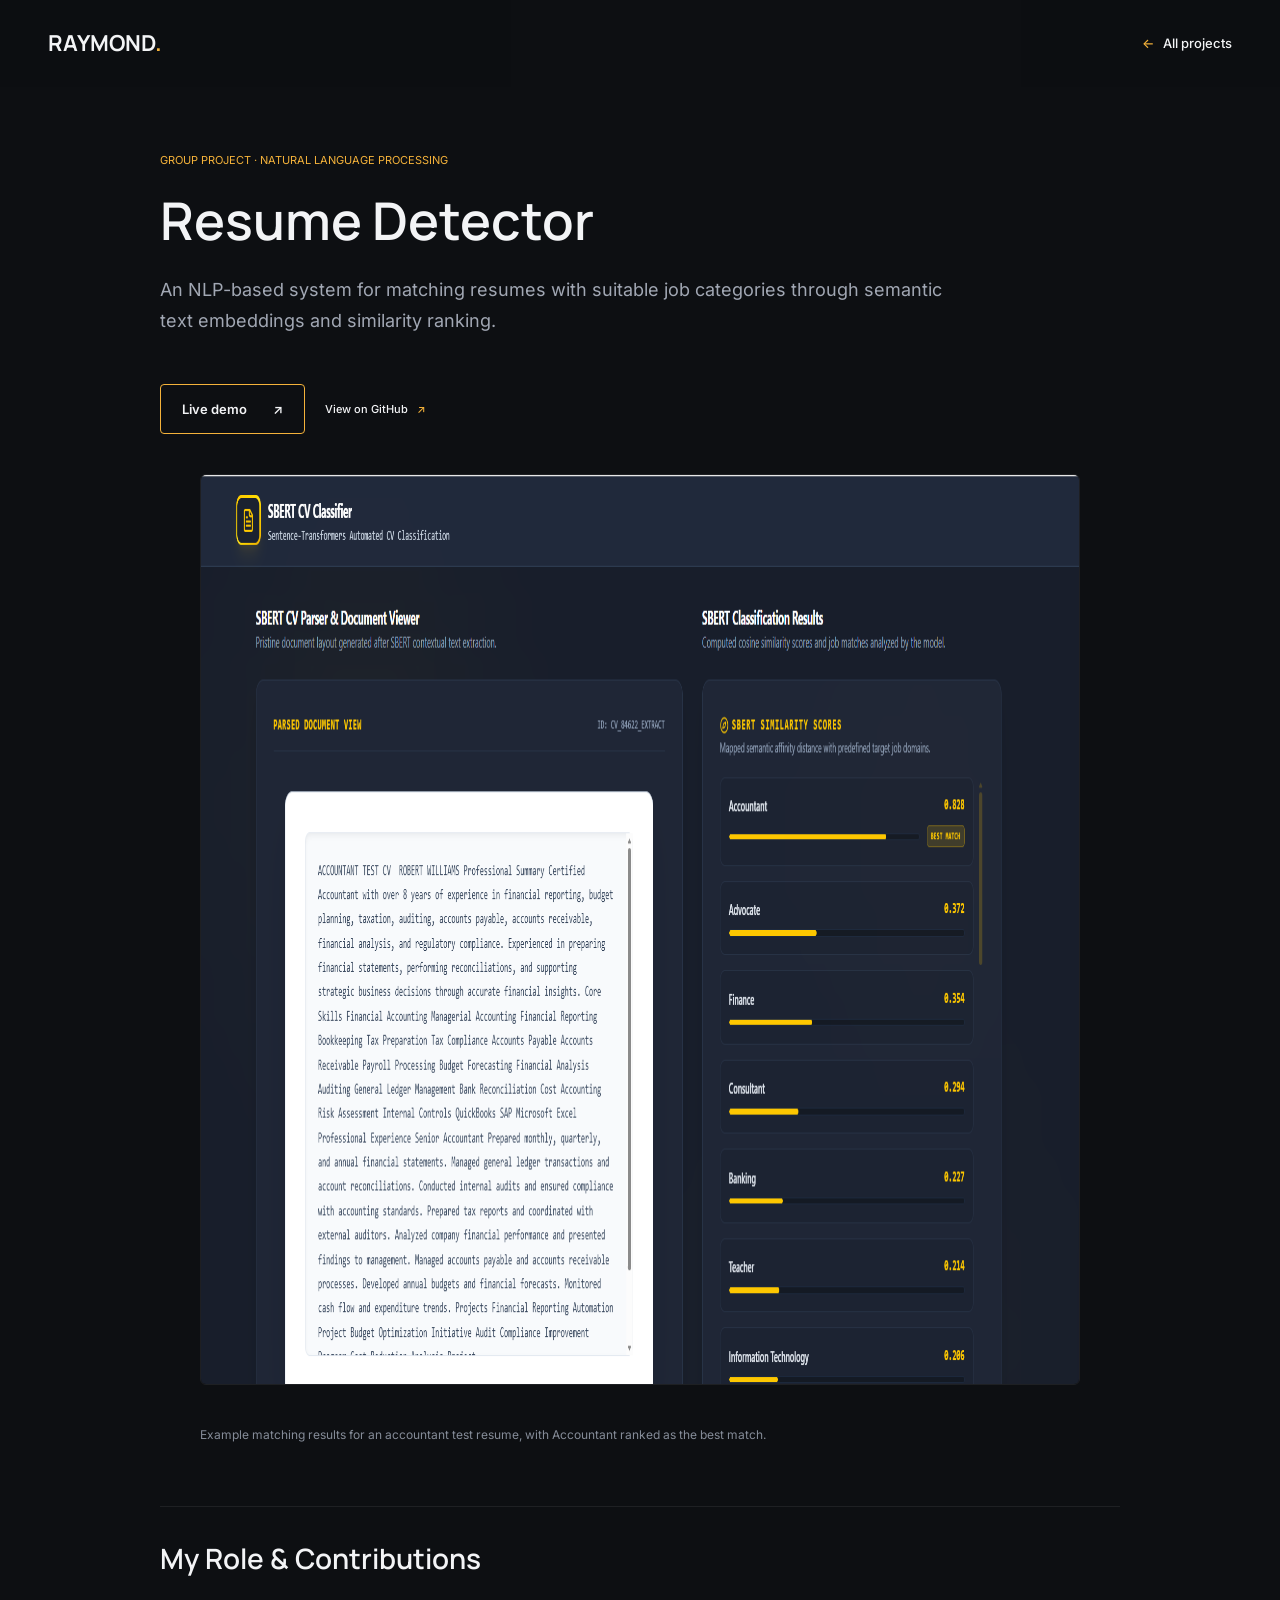
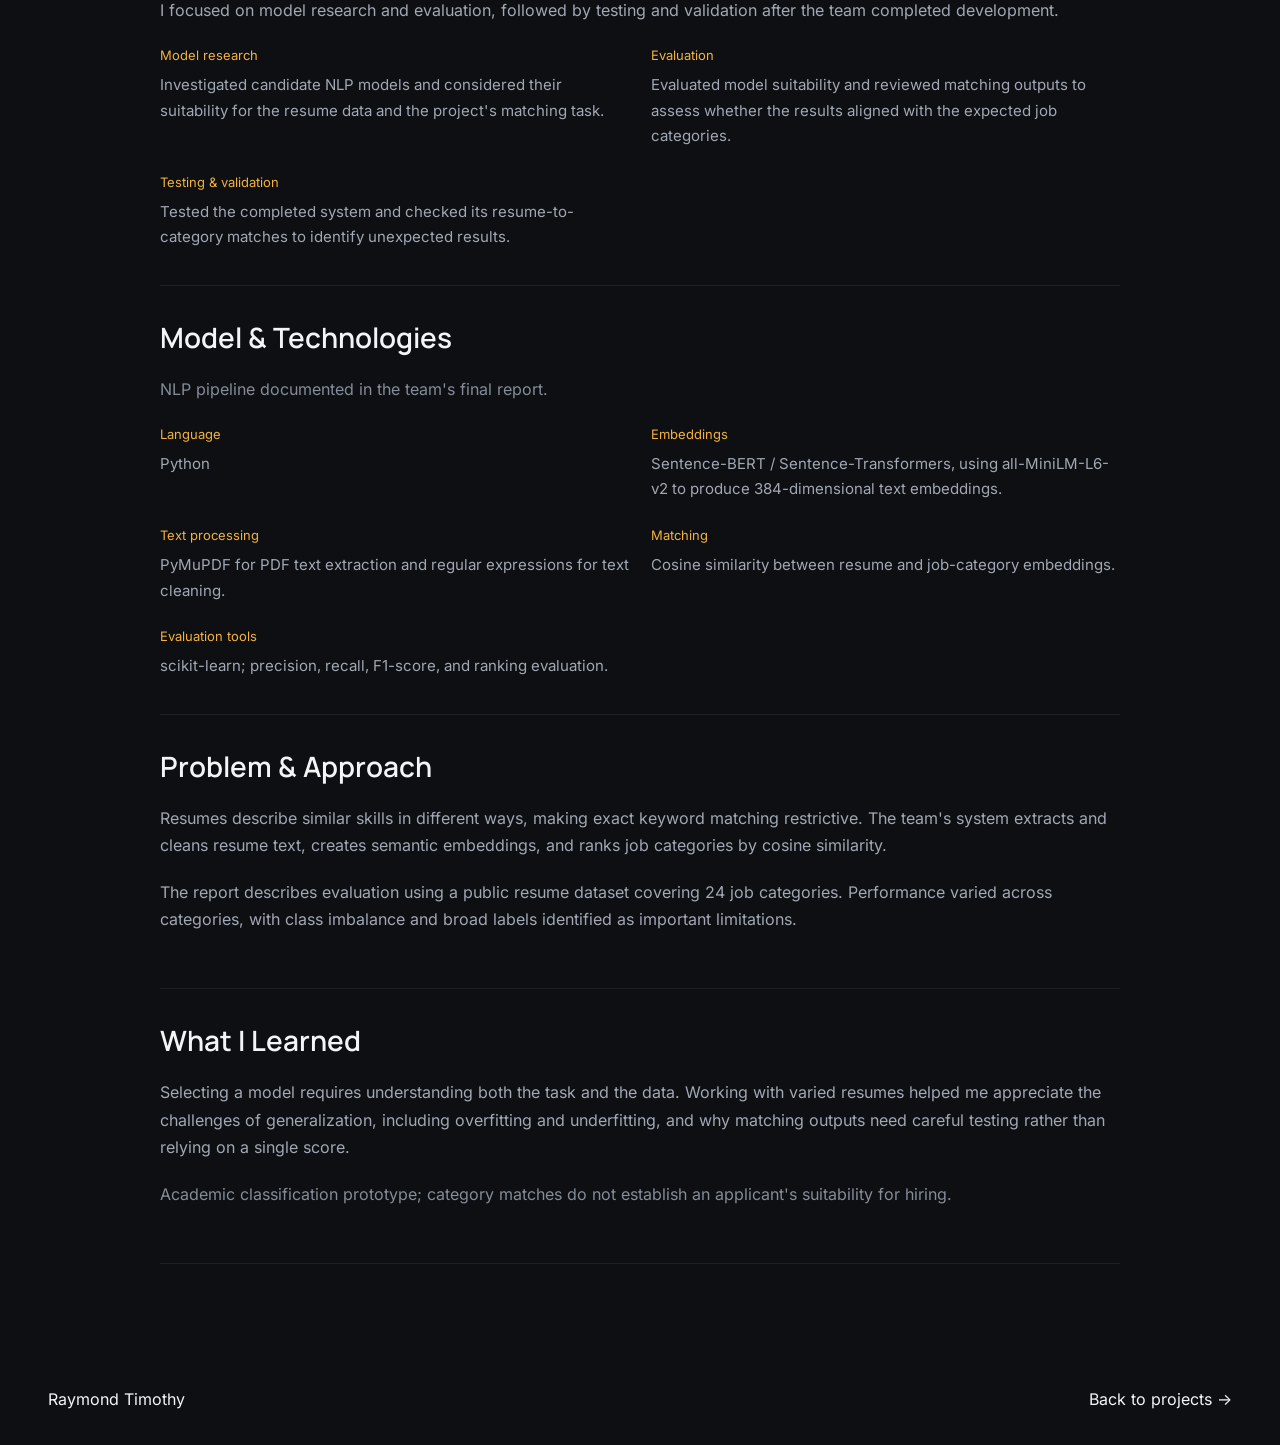
<file: resume-detector.html>
<!doctype html>
<html lang="en">
<head>
  <meta charset="UTF-8" />
  <meta name="viewport" content="width=device-width, initial-scale=1" />
  <meta name="theme-color" content="#0D0F12" />
  <meta name="description" content="Resume Detector: an NLP group project with model research, evaluation, testing, and validation by Raymond Timothy." />
  <title>Resume Detector | Raymond Timothy</title>
  <link rel="stylesheet" href="styles.css?v=20261005-amber" />
</head>
<body>
  <a class="skip-link" href="#main">Skip to content</a>
  <header class="site-header"><div class="wrap header-inner">
      <a class="wordmark" href="./#home" aria-label="Raymond Timothy, home">RAYMOND<span>.</span></a>
    <a class="text-link" href="./#projects"><span aria-hidden="true">&larr;</span> All projects</a>
  </div></header>
  <main id="main" class="wrap project-page">
    <section class="intro" aria-labelledby="project-title">
      <p class="intro-label">Group project &middot; Natural Language Processing</p>
      <h1 id="project-title">Resume Detector</h1>
      <p class="intro-copy">An NLP-based system for matching resumes with suitable job categories through semantic text embeddings and similarity ranking.</p>
      <div class="project-actions">
        <a class="button secondary" href="https://nlp-project-taupe.vercel.app/" target="_blank" rel="noopener noreferrer">Live demo <span aria-hidden="true">&nearr;</span></a>
        <a class="text-link" href="https://github.com/berubob/Natural-Language-Processing-Project-Binus" target="_blank" rel="noopener noreferrer">View on GitHub <span aria-hidden="true">&nearr;</span></a>
      </div>
      <figure>
        <a class="project-screenshot" href="assets/resume-detector-results.png" target="_blank" rel="noopener" aria-label="View full-size Resume Detector screenshot"><img src="assets/resume-detector-results.png" width="1790" height="911" alt="Resume Detector displaying an accountant test resume and ranked job-category similarity scores, with Accountant as the best match" /></a>
        <figcaption class="section-note">Example matching results for an accountant test resume, with Accountant ranked as the best match.</figcaption>
      </figure>
    </section>
    <div class="portfolio-grid">
      <section class="section" aria-labelledby="role-title">
        <h2 id="role-title">My Role &amp; Contributions</h2>
        <p class="section-copy">I focused on model research and evaluation, followed by testing and validation after the team completed development.</p>
        <dl class="skills-list">
          <div><dt>Model research</dt><dd>Investigated candidate NLP models and considered their suitability for the resume data and the project's matching task.</dd></div>
          <div><dt>Evaluation</dt><dd>Evaluated model suitability and reviewed matching outputs to assess whether the results aligned with the expected job categories.</dd></div>
          <div><dt>Testing &amp; validation</dt><dd>Tested the completed system and checked its resume-to-category matches to identify unexpected results.</dd></div>
        </dl>
      </section>
      <section class="section" aria-labelledby="stack-title">
        <h2 id="stack-title">Model &amp; Technologies</h2>
        <p class="section-note">NLP pipeline documented in the team's final report.</p>
        <dl class="skills-list">
          <div><dt>Language</dt><dd>Python</dd></div>
          <div><dt>Embeddings</dt><dd>Sentence-BERT / Sentence-Transformers, using all-MiniLM-L6-v2 to produce 384-dimensional text embeddings.</dd></div>
          <div><dt>Text processing</dt><dd>PyMuPDF for PDF text extraction and regular expressions for text cleaning.</dd></div>
          <div><dt>Matching</dt><dd>Cosine similarity between resume and job-category embeddings.</dd></div>
          <div><dt>Evaluation tools</dt><dd>scikit-learn; precision, recall, F1-score, and ranking evaluation.</dd></div>
        </dl>
      </section>
      <section class="section" aria-labelledby="approach-title">
        <h2 id="approach-title">Problem &amp; Approach</h2>
        <p class="section-copy">Resumes describe similar skills in different ways, making exact keyword matching restrictive. The team's system extracts and cleans resume text, creates semantic embeddings, and ranks job categories by cosine similarity.</p>
        <p class="section-copy">The report describes evaluation using a public resume dataset covering 24 job categories. Performance varied across categories, with class imbalance and broad labels identified as important limitations.</p>
      </section>
      <section class="section" aria-labelledby="learning-title">
        <h2 id="learning-title">What I Learned</h2>
        <p class="section-copy">Selecting a model requires understanding both the task and the data. Working with varied resumes helped me appreciate the challenges of generalization, including overfitting and underfitting, and why matching outputs need careful testing rather than relying on a single score.</p>
        <p class="section-note">Academic classification prototype; category matches do not establish an applicant's suitability for hiring.</p>
      </section>
    </div>
  </main>
  <footer class="site-footer wrap"><span>Raymond Timothy</span><a href="./#projects">Back to projects <span aria-hidden="true">&rarr;</span></a></footer>
</body>
</html>
</file>
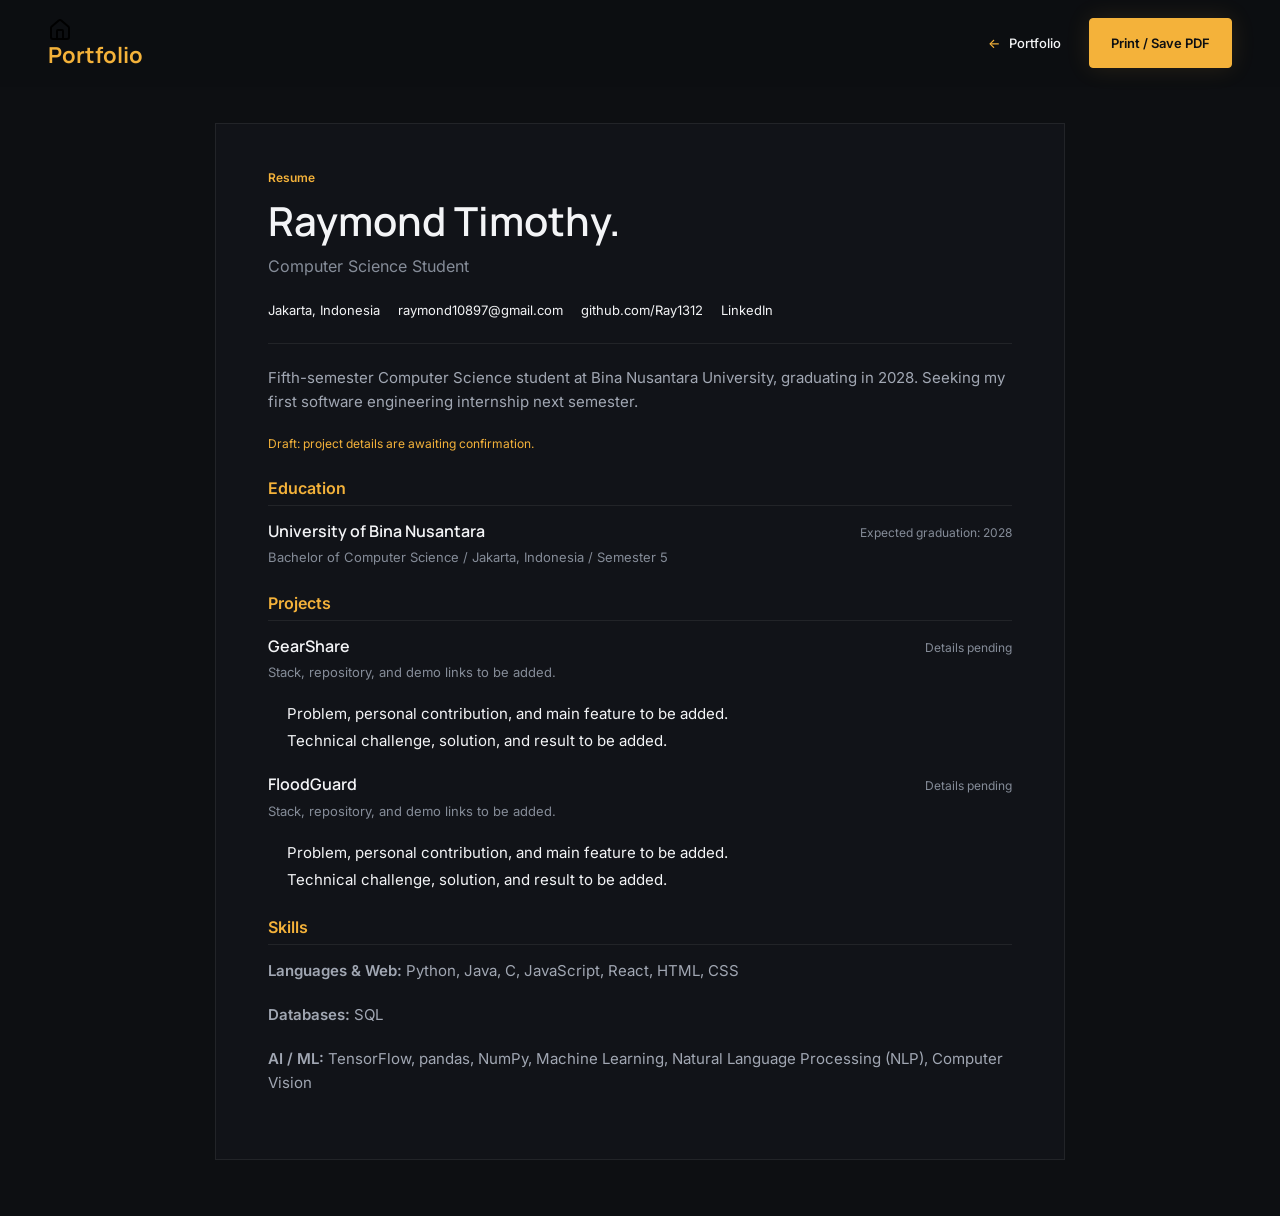
<file: resume.html>
<!doctype html>
<html lang="en">
<head>
  <meta charset="UTF-8" />
  <meta name="viewport" content="width=device-width, initial-scale=1" />
  <meta name="theme-color" content="#0D0F12" />
  <title>Raymond Timothy | Resume</title>
  <meta name="description" content="Resume for Raymond Timothy, Computer Science student at Bina Nusantara University in Jakarta." />
  <link rel="icon" type="image/svg+xml" href="data:image/svg+xml,%3Csvg xmlns='http://www.w3.org/2000/svg' viewBox='0 0 64 64'%3E%3Crect width='64' height='64' rx='6' fill='%23844b38'/%3E%3Ctext x='12' y='45' font-family='Arial' font-size='40' fill='white'%3Er%3C/text%3E%3C/svg%3E" />
  <link rel="stylesheet" href="styles.css?v=20261005-amber" />
  <link rel="stylesheet" href="resume.css?v=20261005-amber" />
</head>
<body class="resume-page">
  <a class="skip-link" href="#resume-document">Skip to resume</a>
  <header class="site-header resume-toolbar">
    <div class="wrap header-inner">
      <a class="wordmark" href="./" aria-label="Raymond Timothy, portfolio" title="Home"><img class="home-icon" src="assets/house.svg" width="24" height="24" alt="" /><span>Portfolio</span></a>
      <nav class="resume-actions" aria-label="Resume actions">
        <a class="text-link" href="./#home"><span aria-hidden="true">&larr;</span> Portfolio</a>
        <button type="button" class="button primary" onclick="window.print()">Print / Save PDF</button>
      </nav>
    </div>
  </header>
  <main class="resume-document" id="resume-document">
    <header class="resume-heading">
      <p class="resume-kicker">Resume</p>
      <h1>Raymond Timothy<span>.</span></h1>
      <p class="resume-subtitle">Computer Science Student</p>
      <div class="resume-contact">
        <span>Jakarta, Indonesia</span>
        <a href="mailto:raymond10897@gmail.com">raymond10897@gmail.com</a>
        <a href="https://github.com/Ray1312">github.com/Ray1312</a>
        <a href="https://www.linkedin.com/in/raymond-5a33a2325">LinkedIn</a>
      </div>
    </header>
    <p class="resume-summary">Fifth-semester Computer Science student at Bina Nusantara University, graduating in 2028. Seeking my first software engineering internship next semester.</p>
    <p class="resume-draft">Draft: project details are awaiting confirmation.</p>
    <section aria-labelledby="resume-education">
      <h2 id="resume-education">Education</h2>
      <div class="resume-entry">
        <div class="resume-entry-head"><h3>University of Bina Nusantara</h3><span>Expected graduation: 2028</span></div>
        <p class="resume-meta">Bachelor of Computer Science / Jakarta, Indonesia / Semester 5</p>
      </div>
    </section>
    <section aria-labelledby="resume-projects">
      <h2 id="resume-projects">Projects</h2>
      <div class="resume-entry">
        <div class="resume-entry-head"><h3>GearShare</h3><span>Details pending</span></div>
        <p class="resume-meta">Stack, repository, and demo links to be added.</p>
        <ul><li>Problem, personal contribution, and main feature to be added.</li><li>Technical challenge, solution, and result to be added.</li></ul>
      </div>
      <div class="resume-entry">
        <div class="resume-entry-head"><h3>FloodGuard</h3><span>Details pending</span></div>
        <p class="resume-meta">Stack, repository, and demo links to be added.</p>
        <ul><li>Problem, personal contribution, and main feature to be added.</li><li>Technical challenge, solution, and result to be added.</li></ul>
      </div>
    </section>
    <section class="resume-skills" aria-labelledby="resume-skills">
      <h2 id="resume-skills">Skills</h2>
      <p><strong>Languages &amp; Web:</strong> Python, Java, C, JavaScript, React, HTML, CSS</p>
      <p><strong>Databases:</strong> SQL</p>
      <p><strong>AI / ML:</strong> TensorFlow, pandas, NumPy, Machine Learning, Natural Language Processing (NLP), Computer Vision</p>
    </section>
  </main>
</body>
</html>
</file>
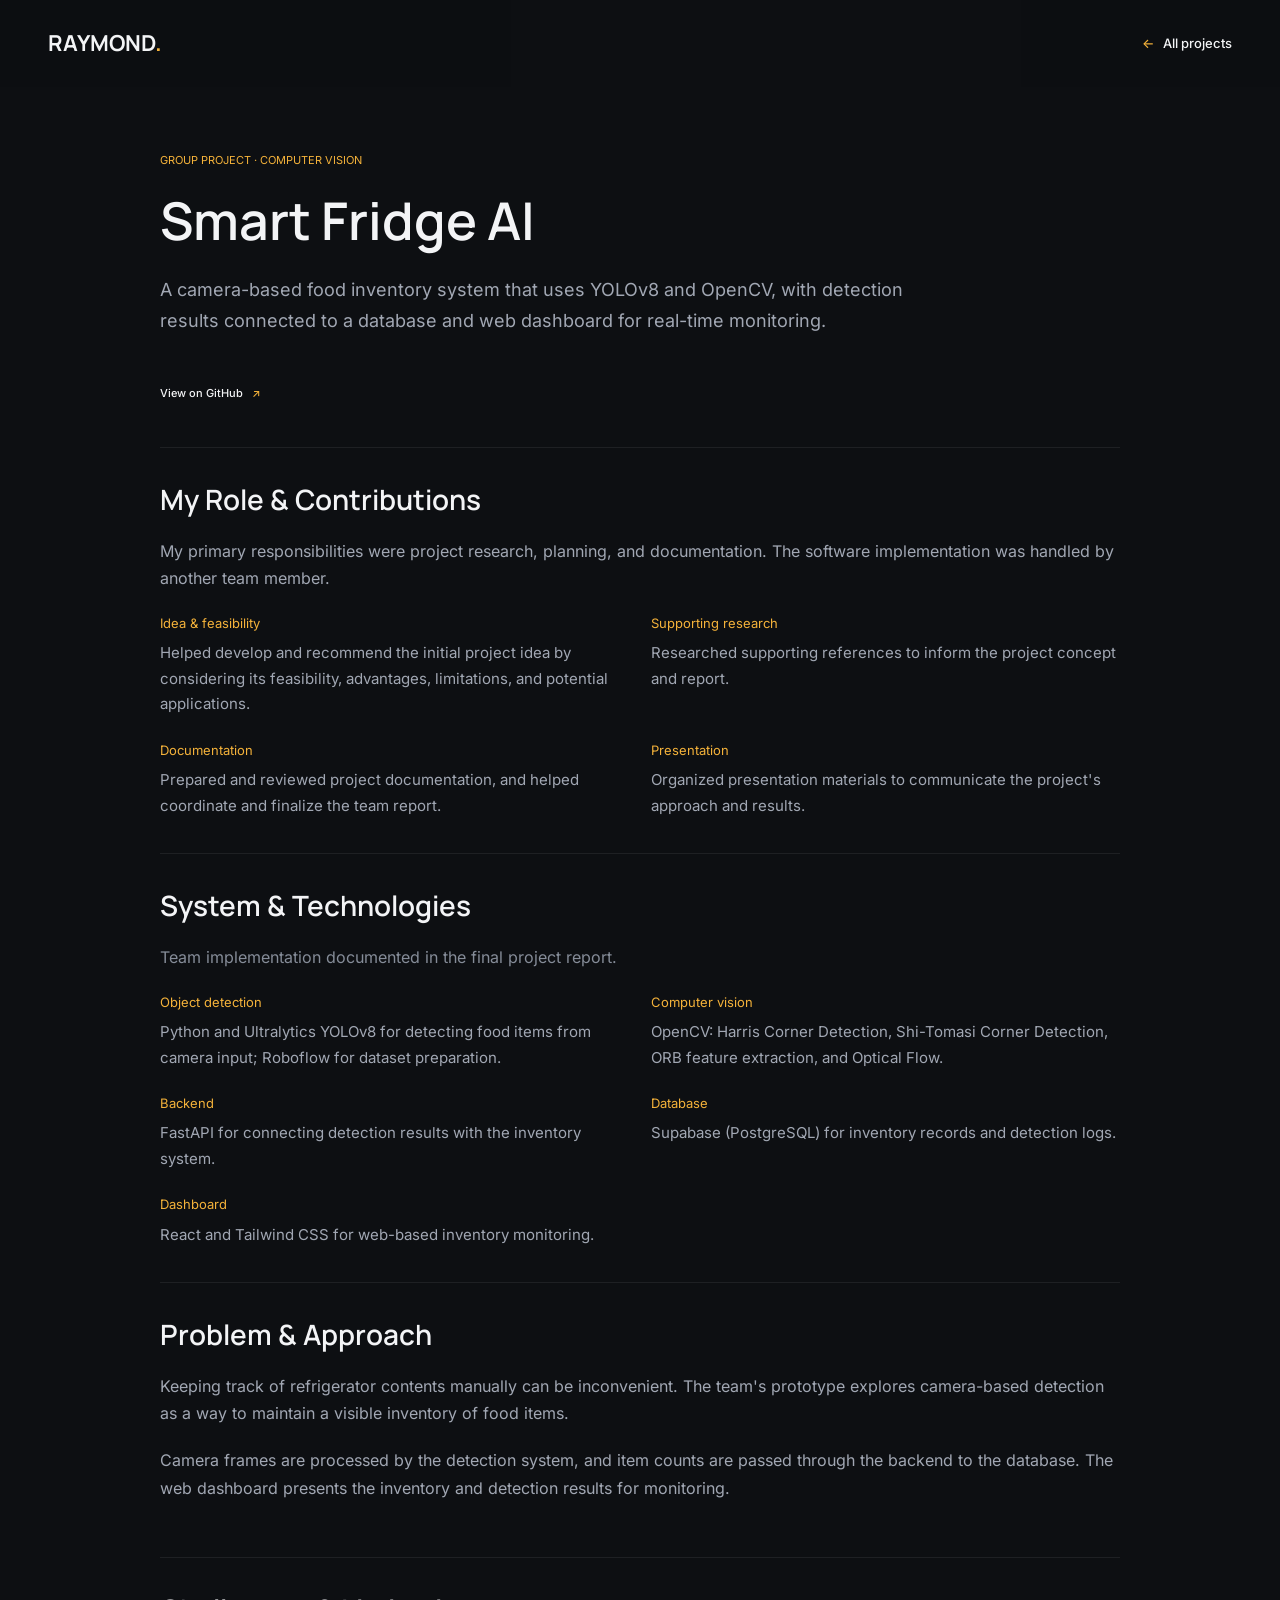
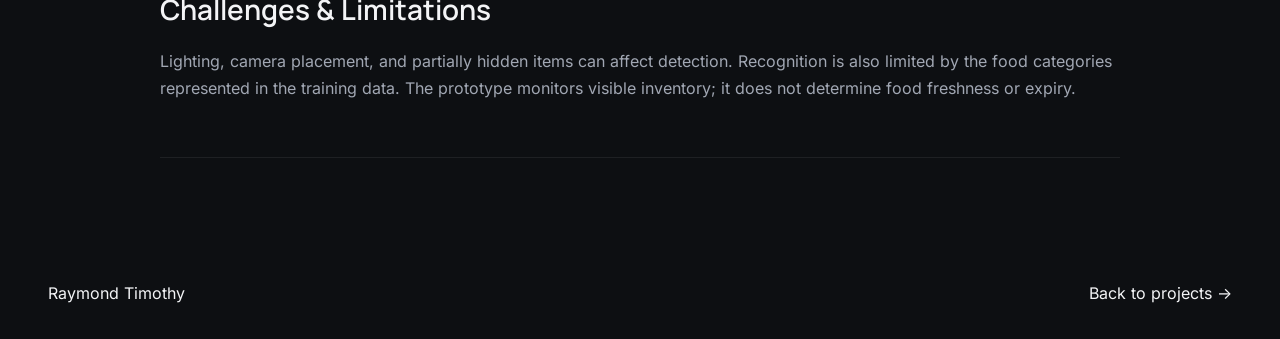
<file: smart-fridge-ai.html>
<!doctype html>
<html lang="en">
<head>
  <meta charset="UTF-8" />
  <meta name="viewport" content="width=device-width, initial-scale=1" />
  <meta name="theme-color" content="#0D0F12" />
  <meta name="description" content="Smart Fridge AI: a computer vision group project, with research, planning, and documentation contributions by Raymond Timothy." />
  <title>Smart Fridge AI | Raymond Timothy</title>
  <link rel="stylesheet" href="styles.css?v=20261005-amber" />
</head>
<body>
  <a class="skip-link" href="#main">Skip to content</a>
  <header class="site-header"><div class="wrap header-inner">
      <a class="wordmark" href="./#home" aria-label="Raymond Timothy, home">RAYMOND<span>.</span></a>
    <a class="text-link" href="./#projects"><span aria-hidden="true">&larr;</span> All projects</a>
  </div></header>
  <main id="main" class="wrap project-page">
    <section class="intro" aria-labelledby="project-title">
      <p class="intro-label">Group project &middot; Computer Vision</p>
      <h1 id="project-title">Smart Fridge AI</h1>
      <p class="intro-copy">A camera-based food inventory system that uses YOLOv8 and OpenCV, with detection results connected to a database and web dashboard for real-time monitoring.</p>
      <div class="project-actions">
        <a class="text-link" href="https://github.com/FireClow/smart-fridge-ai" target="_blank" rel="noopener noreferrer">View on GitHub <span aria-hidden="true">&nearr;</span></a>
      </div>
    </section>
    <div class="portfolio-grid">
      <section class="section" aria-labelledby="role-title">
        <h2 id="role-title">My Role &amp; Contributions</h2>
        <p class="section-copy">My primary responsibilities were project research, planning, and documentation. The software implementation was handled by another team member.</p>
        <dl class="skills-list">
          <div><dt>Idea &amp; feasibility</dt><dd>Helped develop and recommend the initial project idea by considering its feasibility, advantages, limitations, and potential applications.</dd></div>
          <div><dt>Supporting research</dt><dd>Researched supporting references to inform the project concept and report.</dd></div>
          <div><dt>Documentation</dt><dd>Prepared and reviewed project documentation, and helped coordinate and finalize the team report.</dd></div>
          <div><dt>Presentation</dt><dd>Organized presentation materials to communicate the project's approach and results.</dd></div>
        </dl>
      </section>
      <section class="section" aria-labelledby="stack-title">
        <h2 id="stack-title">System &amp; Technologies</h2>
        <p class="section-note">Team implementation documented in the final project report.</p>
        <dl class="skills-list">
          <div><dt>Object detection</dt><dd>Python and Ultralytics YOLOv8 for detecting food items from camera input; Roboflow for dataset preparation.</dd></div>
          <div><dt>Computer vision</dt><dd>OpenCV: Harris Corner Detection, Shi-Tomasi Corner Detection, ORB feature extraction, and Optical Flow.</dd></div>
          <div><dt>Backend</dt><dd>FastAPI for connecting detection results with the inventory system.</dd></div>
          <div><dt>Database</dt><dd>Supabase (PostgreSQL) for inventory records and detection logs.</dd></div>
          <div><dt>Dashboard</dt><dd>React and Tailwind CSS for web-based inventory monitoring.</dd></div>
        </dl>
      </section>
      <section class="section" aria-labelledby="approach-title">
        <h2 id="approach-title">Problem &amp; Approach</h2>
        <p class="section-copy">Keeping track of refrigerator contents manually can be inconvenient. The team's prototype explores camera-based detection as a way to maintain a visible inventory of food items.</p>
        <p class="section-copy">Camera frames are processed by the detection system, and item counts are passed through the backend to the database. The web dashboard presents the inventory and detection results for monitoring.</p>
      </section>
      <section class="section" aria-labelledby="limitations-title">
        <h2 id="limitations-title">Challenges &amp; Limitations</h2>
        <p class="section-copy">Lighting, camera placement, and partially hidden items can affect detection. Recognition is also limited by the food categories represented in the training data. The prototype monitors visible inventory; it does not determine food freshness or expiry.</p>
      </section>
    </div>
  </main>
  <footer class="site-footer wrap"><span>Raymond Timothy</span><a href="./#projects">Back to projects <span aria-hidden="true">&rarr;</span></a></footer>
</body>
</html>
</file>
<file: styles.css>
@font-face{font-family:Inter;src:url('assets/fonts/inter-400.ttf') format('truetype');font-weight:400;font-display:swap}
@font-face{font-family:Inter;src:url('assets/fonts/inter-500.ttf') format('truetype');font-weight:500;font-display:swap}
@font-face{font-family:Inter;src:url('assets/fonts/inter-600.ttf') format('truetype');font-weight:600;font-display:swap}
@font-face{font-family:Manrope;src:url('assets/fonts/manrope-600.ttf') format('truetype');font-weight:600;font-display:swap}
@font-face{font-family:Manrope;src:url('assets/fonts/manrope-700.ttf') format('truetype');font-weight:700;font-display:swap}
:root{color-scheme:dark;--bg:#0d0f12;--secondary:#111318;--card:#17130e;--hover:#1c1812;--text:#f3f4f6;--soft:#a1a7b3;--muted:#858c98;--accent:#f4b23a;--accent-light:#ffc55c;--line:rgba(255,255,255,.07)}
*{box-sizing:border-box;letter-spacing:0}
html{scroll-behavior:smooth;scroll-padding-top:104px}
body{margin:0;background:var(--bg);color:var(--text);font-family:Inter,Arial,sans-serif;font-size:16px;line-height:1.7}
a{color:inherit;text-decoration:none}button{font:inherit}img{display:block;max-width:100%}p{margin:0 0 20px;color:var(--soft)}h1,h2,h3{font-family:Manrope,Inter,sans-serif;font-weight:600;line-height:1.18;margin:0;color:var(--text)}h2{font-size:44px}h3{font-size:28px}ul,ol{padding:0;margin:0;list-style:none}a,button{-webkit-tap-highlight-color:transparent}a:focus-visible,button:focus-visible{outline:2px solid var(--accent);outline-offset:6px}::selection{background:#f4b23a;color:#0d0f12}.wrap{width:min(1200px,calc(100% - 96px));margin-inline:auto}.accent{color:var(--accent)}.skip-link{position:fixed;z-index:100;top:10px;left:12px;padding:10px 20px;background:var(--text);color:var(--bg);transform:translateY(-160%)}.skip-link:focus{transform:none}
.site-header{position:sticky;top:0;z-index:20;background:rgba(13,15,18,.96);border-bottom:1px solid transparent;transition:background .3s,border-color .3s}.site-header.scrolled{background:rgba(13,15,18,.86);backdrop-filter:blur(18px);border-color:var(--line)}.header-inner{min-height:86px;display:flex;align-items:center;justify-content:space-between;gap:24px}.wordmark{font-family:Manrope,Inter,sans-serif;font-weight:700;font-size:22px;line-height:1.2}.wordmark span{color:var(--accent)}.site-nav{display:flex;align-items:center;gap:30px}.site-nav>a{position:relative;font-size:13px;font-weight:500;color:var(--soft);padding-block:12px;transition:color .2s}.site-nav>a:hover,.site-nav>a.active{color:var(--text)}.site-nav>a:not(.nav-contact):after{content:'';position:absolute;bottom:3px;left:0;right:0;height:2px;background:var(--accent);transform:scaleX(0);transform-origin:left;transition:transform .25s}.site-nav>a.active:after{transform:scaleX(1)}.site-nav .nav-contact{border:1px solid rgba(255,255,255,.12);border-radius:4px;padding:8px 16px;color:var(--text)}.site-nav .nav-contact:hover{background:var(--card)}.menu-toggle{display:none}
.hero{display:grid;grid-template-columns:1.2fr 1fr;gap:54px;align-items:center;padding-top:64px;padding-bottom:96px}.status-pill{display:inline-flex;align-items:center;gap:9px;border:1px solid rgba(244,178,58,.35);background:rgba(244,178,58,.07);border-radius:30px;padding:6px 12px;font-size:11px;text-transform:uppercase;color:#a1a7b3;font-weight:500;margin-bottom:30px}.status-pill>span{width:6px;height:6px;background:var(--accent);border-radius:50%}.eyebrow{font-size:11px;font-weight:600;text-transform:uppercase;color:var(--accent);margin-bottom:18px}.hero h1{font-size:72px;line-height:1.08;margin:0 0 28px}.hero-statement{font-size:22px;line-height:1.55;color:var(--text);max-width:560px}.hero-support{font-size:15px;max-width:530px;margin-bottom:28px}.hero-actions,.contact-actions{display:flex;gap:24px;align-items:center;flex-wrap:wrap}.button{display:inline-flex;align-items:center;justify-content:center;gap:26px;padding:13px 21px;border:1px solid #f4b23a;border-radius:4px;font-size:13px;font-weight:600;min-height:48px;transition:background .2s,transform .2s}.primary{background:var(--accent);color:#0d0f12;box-shadow:0 0 24px rgba(244,178,58,.12)}.primary:hover{background:#ffc55c;transform:translateY(-2px)}.text-link{font-size:13px;font-weight:500;display:inline-flex;align-items:center;gap:9px;transition:color .2s}.text-link:hover{color:var(--accent)}.text-link>span{display:inline-block;transition:transform .2s}.text-link:hover>span{transform:translateX(4px)}.hero-topics{display:flex;flex-wrap:wrap;gap:10px 0;margin-top:28px;font-size:11px;color:var(--muted)}.hero-topics li+li:before{content:'/';color:#6f7682;margin-inline:12px}
.system-visual{position:relative;height:460px;background-image:linear-gradient(var(--line) 1px,transparent 1px),linear-gradient(90deg,var(--line) 1px,transparent 1px);background-size:48px 48px;mask-image:linear-gradient(180deg,transparent,#000 12%,#000 88%,transparent)}.visual-caption{position:absolute;top:28px;left:20px;display:flex;gap:10px;align-items:center;color:var(--muted);font-size:11px}.cross{font-size:21px;color:var(--accent)}#network-canvas{width:100%;height:100%;display:block}.system-node{position:absolute;padding:14px 16px;background:var(--card);border:1px solid rgba(244,178,58,.12);border-left:2px solid var(--accent);box-shadow:0 8px 24px rgba(13,15,18,.25)}.system-node>span{font-size:9px;color:var(--accent);text-transform:uppercase;display:block;margin-bottom:5px}.system-node strong{font-size:13px;font-weight:500;color:var(--text)}.node-input{left:5%;top:23%}.node-model{left:35%;top:46%;border-color:var(--accent-light)}.node-model>span{color:#ffc55c}.node-output{right:0;top:70%}.visual-footer{position:absolute;bottom:15px;left:20px;right:0;display:flex;justify-content:space-between;color:var(--muted);font-size:10px;text-transform:uppercase}
.section-band{padding:96px 0;border-top:1px solid var(--line)}.work-section,.skills-section,.contact-section{background:var(--secondary)}.section-heading{display:flex;justify-content:space-between;align-items:flex-end;gap:32px;margin-bottom:42px}.section-heading .eyebrow{margin-bottom:14px}.heading-note{font-size:13px;line-height:1.7;margin:0;flex-shrink:0}.project-card{border:1px solid var(--line);background:var(--secondary);border-radius:8px;overflow:hidden;transition:transform .3s,border-color .3s,background .3s;display:flex;flex-direction:column}.project-card:hover{transform:translateY(-3px);border-color:rgba(244,178,58,.30);background:var(--secondary);box-shadow:0 0 24px rgba(244,178,58,.04)}.featured-project{display:grid;grid-template-columns:1fr 1.08fr;margin-bottom:24px;align-items:center}.card-copy{padding:32px;display:flex;flex-direction:column;flex-grow:1}.project-index{color:var(--accent);font-size:10px;font-weight:600;text-transform:uppercase;margin-bottom:15px}.project-card h3{margin-bottom:10px}.project-role{font-size:11px;color:#a1a7b3;line-height:1.7;margin-bottom:23px}.card-copy>p:not(.project-index):not(.project-role){font-size:14px;line-height:1.75}.contribution{margin-bottom:24px!important}.contribution>span{display:block;color:var(--text);font-size:11px;font-weight:600;margin-bottom:5px}.tech-tags{display:flex;flex-wrap:wrap;gap:7px}.tech-tags>li{font-size:10px;color:#d6a84f;background:rgba(244,178,58,.07);border:1px solid rgba(244,178,58,.16);padding:4px 9px;border-radius:3px;line-height:1.7}.project-actions{display:flex;gap:20px;align-items:center;flex-wrap:wrap;margin-top:auto;padding-top:28px}.project-actions .text-link{font-size:11px}.case-link{color:var(--accent)}.project-media{display:block;position:relative;overflow:hidden;aspect-ratio:16/9;background:#0d0f12;border-bottom:1px solid var(--line)}.project-media img{width:100%;height:100%;object-fit:cover;object-position:top;transition:transform .45s}.project-card:hover .project-media img{transform:scale(1.02)}.featured-media{margin:28px 28px 28px 0;border:1px solid rgba(255,255,255,.07);border-radius:4px;aspect-ratio:1067/894}.project-media .ihsg-image{object-position:bottom}.media-label{position:absolute;bottom:0;right:0;font-size:9px;padding:7px 11px;color:#a1a7b3;background:rgba(17,19,24,.91)}.project-grid{display:grid;grid-template-columns:repeat(2,minmax(0,1fr));gap:24px}.research-visual{position:relative;aspect-ratio:16/9;background:linear-gradient(var(--line) 1px,transparent 1px),linear-gradient(90deg,var(--line) 1px,transparent 1px);background-size:32px 32px;border-bottom:1px solid var(--line);padding:28px;display:flex;flex-direction:column;justify-content:center}.research-visual .eyebrow{font-size:9px}.pipeline{display:flex;justify-content:space-between;align-items:center;gap:12px}.pipeline span{font-size:10px;color:var(--muted);line-height:1.9}.pipeline strong{font-size:15px;color:var(--text);font-weight:500}.pipeline b{font-weight:400;color:var(--accent)}.diagram-caption{font-size:10px;margin:25px 0 0;color:var(--muted)}
.about-layout{display:grid;grid-template-columns:1.05fr 1fr;gap:90px}.about-copy h2{margin-bottom:28px}.about-copy p:not(.eyebrow){font-size:16px;line-height:1.85}.about-profile{padding-top:28px}.profile-facts{display:grid;grid-template-columns:1fr 1fr;gap:26px 30px;margin:0 0 30px}.profile-facts dt{font-size:11px;color:var(--muted);margin-bottom:7px}.profile-facts dd{margin:0;color:var(--text);font-size:15px;font-weight:500}.focus-label{padding-top:25px;border-top:1px solid var(--line);font-size:10px}.skill-grid{display:grid;grid-template-columns:repeat(4,minmax(0,1fr));gap:16px}.skill-category{padding:26px 22px;background:var(--secondary);border:1px solid var(--line);border-radius:6px}.skill-symbol{display:block;font-size:22px;color:var(--accent);margin-bottom:26px;font-family:monospace;height:35px}.skill-category:nth-child(even) .skill-symbol{color:var(--accent-light)}.skill-category h3{font-size:18px;margin-bottom:22px}.skill-category .tech-tags{gap:8px}.background-layout{display:grid;grid-template-columns:1fr 1fr;gap:60px}.timeline{border-left:1px solid rgba(255,255,255,.08);margin-left:6px}.timeline li{position:relative;padding-left:32px;padding-bottom:42px}.timeline li:last-child{padding-bottom:0}.timeline li:before{content:'';position:absolute;left:-5px;top:6px;width:9px;height:9px;background:var(--accent);border-radius:50%;outline:6px solid var(--bg)}.timeline-date{text-transform:uppercase;font-size:11px;color:var(--accent);margin-bottom:14px}.timeline h3{font-size:22px;margin-bottom:12px}.timeline p:not(.timeline-date){font-size:14px;margin:0 0 5px}.timeline .timeline-detail{font-size:12px!important;color:var(--muted)}.contact-layout{display:grid;grid-template-columns:1fr 1fr;gap:80px;align-items:center}.contact-section h2{font-size:60px}.contact-copy>p{font-size:18px;max-width:470px}.contact-links{display:flex;gap:20px;flex-wrap:wrap;margin-top:30px}.contact-links a{font-size:12px;display:inline-flex;gap:8px;align-items:center;color:var(--soft);overflow-wrap:anywhere}.contact-links a:hover{color:var(--text)}.contact-links img{filter:invert(1);opacity:.75;width:17px;height:17px}.site-footer{padding-block:32px;display:flex;align-items:center;justify-content:space-between;gap:25px}.site-footer .wordmark{font-size:16px}.site-footer p{font-size:10px;margin:0;color:var(--muted)}.site-footer .text-link{font-size:11px}
.reveal-ready{opacity:0;translate:0 18px;transition:opacity .65s ease,translate .65s ease}.reveal-ready.is-visible{opacity:1;translate:0 0}.hero-copy>*{animation:hero-enter .7s both}.hero-copy>:nth-child(2){animation-delay:.06s}.hero-copy>:nth-child(3){animation-delay:.12s}.hero-copy>:nth-child(4){animation-delay:.18s}.hero-copy>:nth-child(5){animation-delay:.24s}.hero-copy>:nth-child(6){animation-delay:.3s}.hero-copy>:nth-child(7){animation-delay:.36s}@keyframes hero-enter{from{opacity:0;transform:translateY(14px)}to{opacity:1;transform:translateY(0)}}
/* Existing case studies share the portfolio's typography and surfaces. */
.project-page{max-width:960px;padding-block:64px 90px}.project-page .intro{padding:0 0 44px;border-bottom:1px solid var(--line)}.project-page .intro-label{font-size:11px;color:var(--accent);text-transform:uppercase}.project-page h1{font-size:52px;margin:16px 0 24px}.project-page .intro-copy{font-size:18px;max-width:800px}.project-page .project-actions{margin-top:16px}.project-screenshot{margin:40px 0}.project-screenshot img{width:100%;border:1px solid var(--line);border-radius:6px}.project-screenshot img[src*="ihsg"]{aspect-ratio:1067/894;object-fit:cover;object-position:bottom}.section-note,figcaption{font-size:12px;color:var(--muted);margin-top:12px}.portfolio-grid .section{padding-block:35px;border-bottom:1px solid var(--line)}.portfolio-grid h2{font-size:28px;margin-bottom:22px}.portfolio-grid p{font-size:16px}.skills-list{display:grid;grid-template-columns:1fr 1fr;gap:22px;margin:0}.skills-list dt{color:var(--accent);font-size:13px;margin-bottom:6px}.skills-list dd{margin:0;font-size:15px;color:var(--soft)}
@media(min-width:1600px){.hero{padding-top:86px;padding-bottom:110px}.system-visual{height:490px}}
@media(max-width:1100px){.wrap{width:calc(100% - 64px)}.site-nav{gap:22px}.hero{gap:30px}.hero h1{font-size:64px}.hero-statement{font-size:20px}.system-node{padding:12px}.system-node strong{font-size:11px}.card-copy{padding:26px}.featured-project{grid-template-columns:1fr 1fr}.featured-media{margin-right:20px}.section-heading h2,h2{font-size:38px}.about-layout{gap:50px}.skill-grid{grid-template-columns:repeat(2,minmax(0,1fr))}.contact-section h2{font-size:52px}}
@media(max-width:820px){.header-inner{min-height:76px}.menu-toggle{display:flex;flex-direction:column;justify-content:center;gap:6px;width:42px;height:42px;background:transparent;border:1px solid rgba(255,255,255,.12);border-radius:4px;padding:11px;cursor:pointer}.menu-toggle span{height:1px;width:100%;background:var(--text);transition:transform .2s}.menu-toggle[aria-expanded=true] span:first-child{transform:translateY(3.5px) rotate(45deg)}.menu-toggle[aria-expanded=true] span:last-child{transform:translateY(-3.5px) rotate(-45deg)}.site-nav{display:none;position:absolute;top:76px;left:0;right:0;background:#111318;border-bottom:1px solid rgba(255,255,255,.12);padding:20px 32px;flex-direction:column;gap:3px;align-items:stretch}.site-nav.open{display:flex}.site-nav>a{font-size:15px;padding:12px}.site-nav .nav-contact{margin-top:6px}.site-nav>a:after{display:none}.site-nav>a.active{background:var(--card)}.hero{grid-template-columns:1fr;padding-top:42px;padding-bottom:60px;gap:35px}.hero-copy{max-width:620px}.hero h1{font-size:64px}.system-visual{height:330px;max-width:620px;width:100%;justify-self:center}.node-input{top:20%}.node-model{top:43%}.node-output{top:66%}.section-band{padding:72px 0}.featured-project{grid-template-columns:1fr}.featured-media{margin:0 26px 26px;aspect-ratio:16/10}.featured-media img{object-fit:cover;object-position:bottom}.about-layout{grid-template-columns:1fr;gap:12px}.about-profile{padding-top:18px}.background-layout{grid-template-columns:1fr;gap:40px}.contact-layout{grid-template-columns:1fr;gap:30px}.contact-section h2{font-size:54px}.section-heading{align-items:flex-start;flex-direction:column;gap:20px}.heading-note br{display:none}.project-card h3{font-size:25px}.research-visual{padding:20px}.pipeline{gap:8px}.pipeline strong{font-size:12px}.research-visual .eyebrow{font-size:8px}.diagram-caption{font-size:9px}.site-footer{flex-wrap:wrap}.site-footer p{order:3;flex-basis:100%}.project-page h1{font-size:42px}.project-page .intro-copy{font-size:16px}}
@media(max-width:580px){.wrap{width:calc(100% - 40px)}.hero h1{font-size:48px}.hero-statement{font-size:20px}.hero-support{font-size:14px}.status-pill{margin-bottom:24px}.hero-actions{gap:18px}.hero-topics{font-size:10px}.hero-topics li+li:before{margin-inline:8px}.system-visual{height:300px}.system-node strong{font-size:10px}.system-node>span{font-size:8px}.system-node{padding:11px}.node-input{left:0}.node-model{left:30%}.node-output{right:0}.visual-caption{left:0}.visual-footer{left:0;font-size:9px}.section-band{padding:56px 0}h2,.section-heading h2{font-size:32px}.section-heading{margin-bottom:28px}.project-grid{grid-template-columns:1fr;gap:22px}.card-copy{padding:24px}.featured-media{margin:0 18px 18px}.featured-project h3{font-size:28px}.project-role{font-size:11px}.card-copy>p:not(.project-index):not(.project-role){font-size:14px}.project-actions{gap:20px}.about-copy h2 br{display:none}.about-copy p:not(.eyebrow){font-size:15px}.profile-facts{gap:24px 16px}.profile-facts dd{font-size:13px}.skill-grid{gap:12px}.skill-category{padding:20px 15px}.skill-category h3{font-size:15px}.tech-tags>li{font-size:10px;padding:3px 7px}.skill-symbol{margin-bottom:18px}.contact-section h2{font-size:46px}.contact-copy>p{font-size:16px}.contact-links{column-gap:24px}.contact-links a:first-child{flex-basis:100%}.timeline h3{font-size:20px}.site-footer{padding-block:26px}.research-visual{padding:24px}.pipeline strong{font-size:14px}.project-page{padding-top:40px}.project-page h1{font-size:36px}.skills-list{grid-template-columns:1fr}.portfolio-grid h2{font-size:25px}}
.project-screenshot{display:block}
.featured-media{aspect-ratio:1067/894}
@media(max-width:580px){.hero-actions{gap:14px}.hero-actions .button{padding:12px 16px;gap:16px;font-size:12px}.hero-actions .text-link{font-size:12px}}
@media(prefers-reduced-motion:reduce){html{scroll-behavior:auto}*,*:before,*:after{animation:none!important;transition:none!important}.reveal-ready{opacity:1;translate:none}.project-card:hover,.primary:hover{transform:none}.project-card:hover .project-media img{transform:none}}
/* Amber guides attention while the interface remains neutral graphite. */
.site-nav>a.active{color:var(--accent)}
.site-nav>a:hover:after{transform:scaleX(1)}
.site-nav .nav-contact{border-color:rgba(244,178,58,.45);background:transparent}
.site-nav .nav-contact:hover{background:rgba(244,178,58,.08);border-color:var(--accent)}
.text-link,.case-link{color:var(--text)}
.text-link:hover,.contact-links a:hover{color:var(--accent)}
.text-link>span,.contact-links a>span{color:var(--accent)}
.site-nav a>span{color:var(--accent)}
.tech-tags>li{transition:background .2s,border-color .2s}
.tech-tags>li:hover{background:rgba(244,178,58,.12);border-color:rgba(244,178,58,.30)}
.skill-category h3{color:var(--accent)}
.system-visual{background-image:linear-gradient(rgba(255,255,255,.05) 1px,transparent 1px),linear-gradient(90deg,rgba(255,255,255,.05) 1px,transparent 1px)}
.system-node>span,.node-model>span{color:var(--accent-light)}
.node-model{border-left-color:var(--accent)}
.button>span{transition:transform .2s}
.button:hover>span{transform:translateX(3px)}
@media(prefers-reduced-motion:reduce){.button:hover>span{transform:none}}

/* Expanded toolkit: shared surfaces, with emphasis rather than proficiency ratings. */
.skills-section .heading-note{max-width:350px;flex-shrink:1}
.skills-section .skill-grid{grid-template-columns:repeat(3,minmax(0,1fr));gap:20px}
.skills-section .skill-category{min-width:0;padding:26px;background:var(--secondary);transition:border-color .25s,transform .25s,box-shadow .25s}
.skills-section .skill-label{font-size:10px;margin-bottom:16px}
.skills-section .skill-category h3{font-size:20px;color:var(--text);margin-bottom:22px}
.skills-section .skill-focus{border-color:rgba(244,178,58,.16)}
.skills-section .skill-category:hover{border-color:rgba(244,178,58,.25);transform:translateY(-2px);box-shadow:0 0 24px rgba(244,178,58,.035)}
.skills-section .tech-tags{gap:8px}
.skills-section .tech-tags>li{max-width:100%;font-size:12px;padding:5px 10px;background:rgba(244,178,58,.06);border-color:rgba(244,178,58,.14);color:#d6a84f;overflow-wrap:anywhere}
.skills-section .tech-tags>.skill-priority{font-weight:500;color:var(--text);background:rgba(244,178,58,.09);border-color:rgba(244,178,58,.28)}
.skills-section .tech-tags>li:hover{background:rgba(244,178,58,.12);border-color:rgba(244,178,58,.30)}
@media(max-width:960px){.skills-section .skill-grid{grid-template-columns:repeat(2,minmax(0,1fr))}}
@media(max-width:600px){.skills-section .skill-grid{grid-template-columns:1fr;gap:16px}.skills-section .skill-category{padding:24px}.skills-section .skill-category h3{font-size:20px}}
@media(prefers-reduced-motion:reduce){.skills-section .skill-category:hover{transform:none}}
</file>
<file: resume.css>
.resume-page { --surface:var(--secondary); --green:var(--text); --burgundy:var(--accent); }
.resume-actions { display:flex; align-items:center; gap:28px; }
.resume-actions .button { white-space:nowrap; }
.resume-document { width:min(850px,calc(100% - 48px)); margin:36px auto 56px; padding:44px 52px; background:var(--surface); border:1px solid var(--line); font-size:15px; line-height:1.6; }
.resume-heading { padding-bottom:22px; border-bottom:1px solid var(--line); }
.resume-kicker { color:var(--burgundy); font-size:12px; font-weight:550; margin-bottom:10px; }
.resume-document h1 { font-size:40px; line-height:1.2; }
.resume-subtitle { margin-top:9px; color:var(--muted); font-size:16px; }
.resume-contact { display:flex; flex-wrap:wrap; gap:6px 18px; margin-top:16px; font-size:13px; }
.resume-contact a { color:var(--green); overflow-wrap:anywhere; }
.resume-contact a:hover { text-decoration:underline; text-underline-offset:3px; }
.resume-summary { margin-top:22px; }
.resume-draft { margin-top:10px; color:var(--burgundy); font-size:12px; }
.resume-document h2 { font-family:inherit; font-size:16px; font-weight:600; color:var(--burgundy); border-bottom:1px solid var(--line); padding-bottom:7px; margin:26px 0 14px; }
.resume-document h3 { font-size:16px; line-height:1.45; font-weight:600; }
.resume-entry + .resume-entry { margin-top:20px; }
.resume-entry-head { display:flex; justify-content:space-between; align-items:baseline; flex-wrap:wrap; gap:4px 18px; }
.resume-entry-head > span { color:var(--muted); font-size:12px; }
.resume-meta { color:var(--muted); font-size:13px; margin-top:4px; }
.resume-document ul { margin:8px 0 0; padding-left:19px; }
.resume-document li + li { margin-top:3px; }
.resume-skills p + p { margin-top:7px; }
.resume-skills strong { font-weight:600; }
@media (max-width:720px) {
  .resume-toolbar .header-inner { gap:16px; }
  .resume-toolbar .wordmark > span:last-child { display:none; }
  .resume-actions { gap:18px; }
  .resume-document { width:calc(100% - 36px); margin-block:24px 36px; padding:28px 24px; }
  .resume-document h1 { font-size:34px; }
}
@media (max-width:400px) {
  .resume-actions { gap:12px; }
  .resume-actions .button { font-size:12px; padding-inline:10px; }
  .resume-actions .text-link { font-size:13px; gap:6px; }
  .resume-document { padding:24px 18px; }
  .resume-document h1 { font-size:30px; }
  .resume-entry-head { display:block; }
  .resume-entry-head > span { display:block; margin-top:3px; }
}
@media print {
  :root { color-scheme:light; --ink:#222; --text:#222; --soft:#444; --muted:#444; --line:#bbb; --accent:#222; }
  @page { size:A4; margin:14mm; }
  .resume-page { background:#fff; color:#222; }
  .resume-toolbar, .resume-page .skip-link { display:none; }
  .resume-document { width:auto; margin:0; padding:0; border:0; background:#fff; font-size:10.5pt; line-height:1.45; }
  .resume-heading { padding-bottom:14px; }
  .resume-document h1 { font-size:28pt; }
  .resume-document h2 { margin:18px 0 10px; font-size:12pt; break-after:avoid; }
  .resume-document h3 { font-size:11pt; }
  .resume-subtitle { font-size:11pt; }
  .resume-contact, .resume-meta { font-size:9pt; }
  .resume-entry-head { display:flex; }
  .resume-entry-head > span { font-size:9pt; }
  .resume-summary { margin-top:16px; }
  .resume-draft, .resume-kicker { font-size:8.5pt; }
  .resume-entry { break-inside:avoid; }
  .resume-entry + .resume-entry { margin-top:14px; }
  .resume-contact a, .resume-meta, .resume-subtitle, .resume-entry-head > span { color:#444; }
}
</file>
